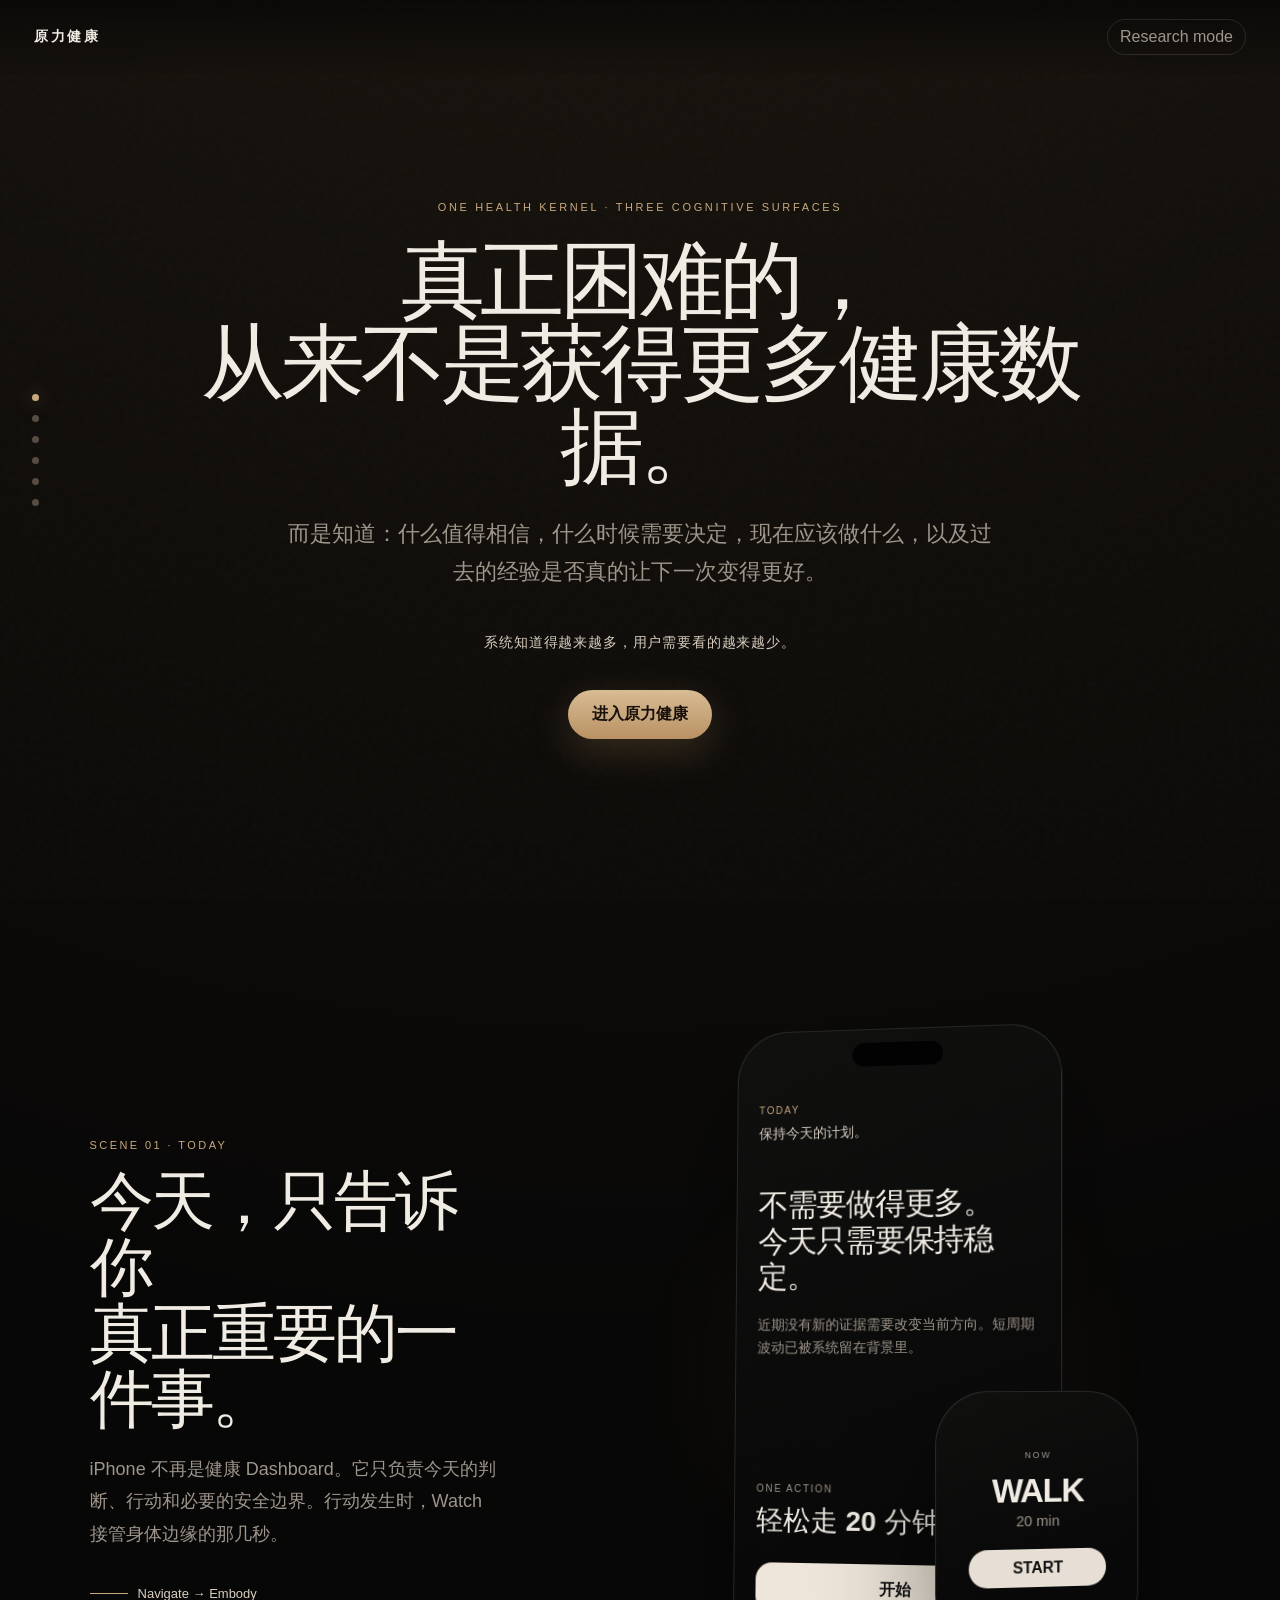
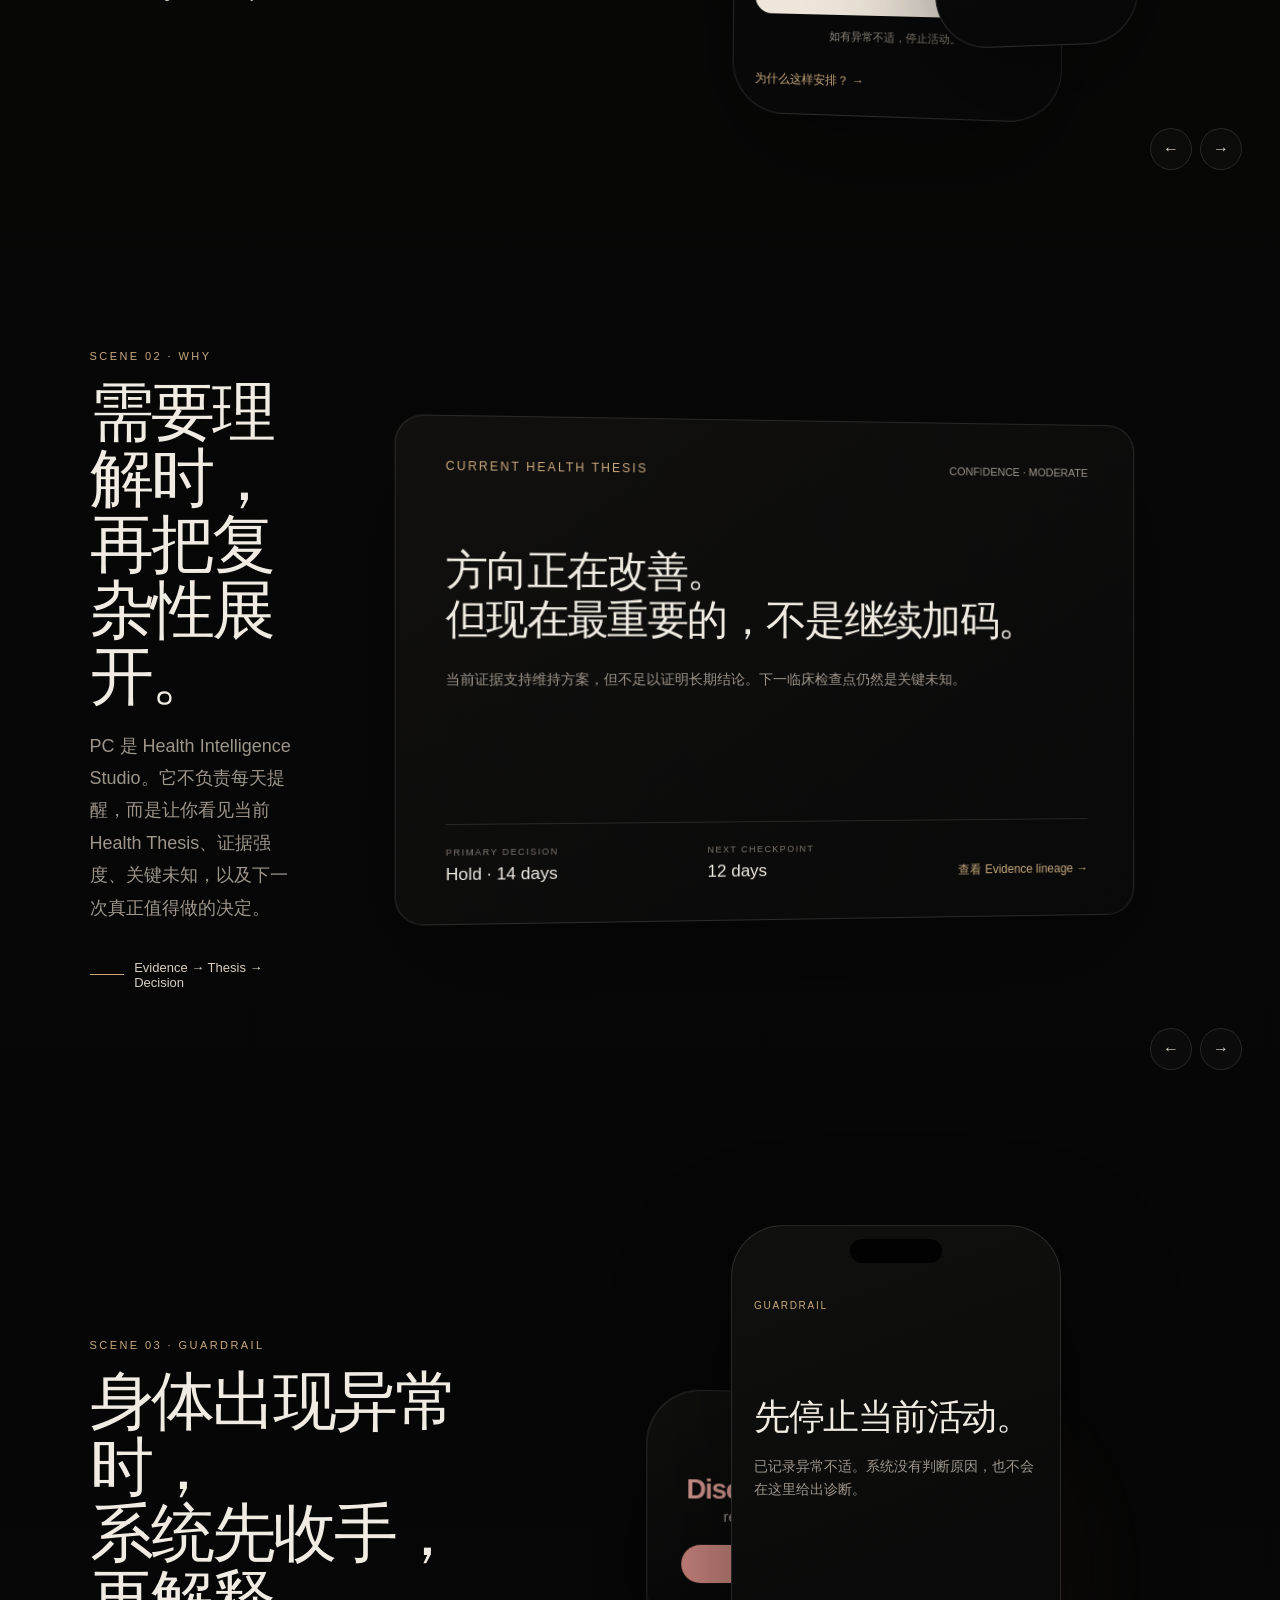
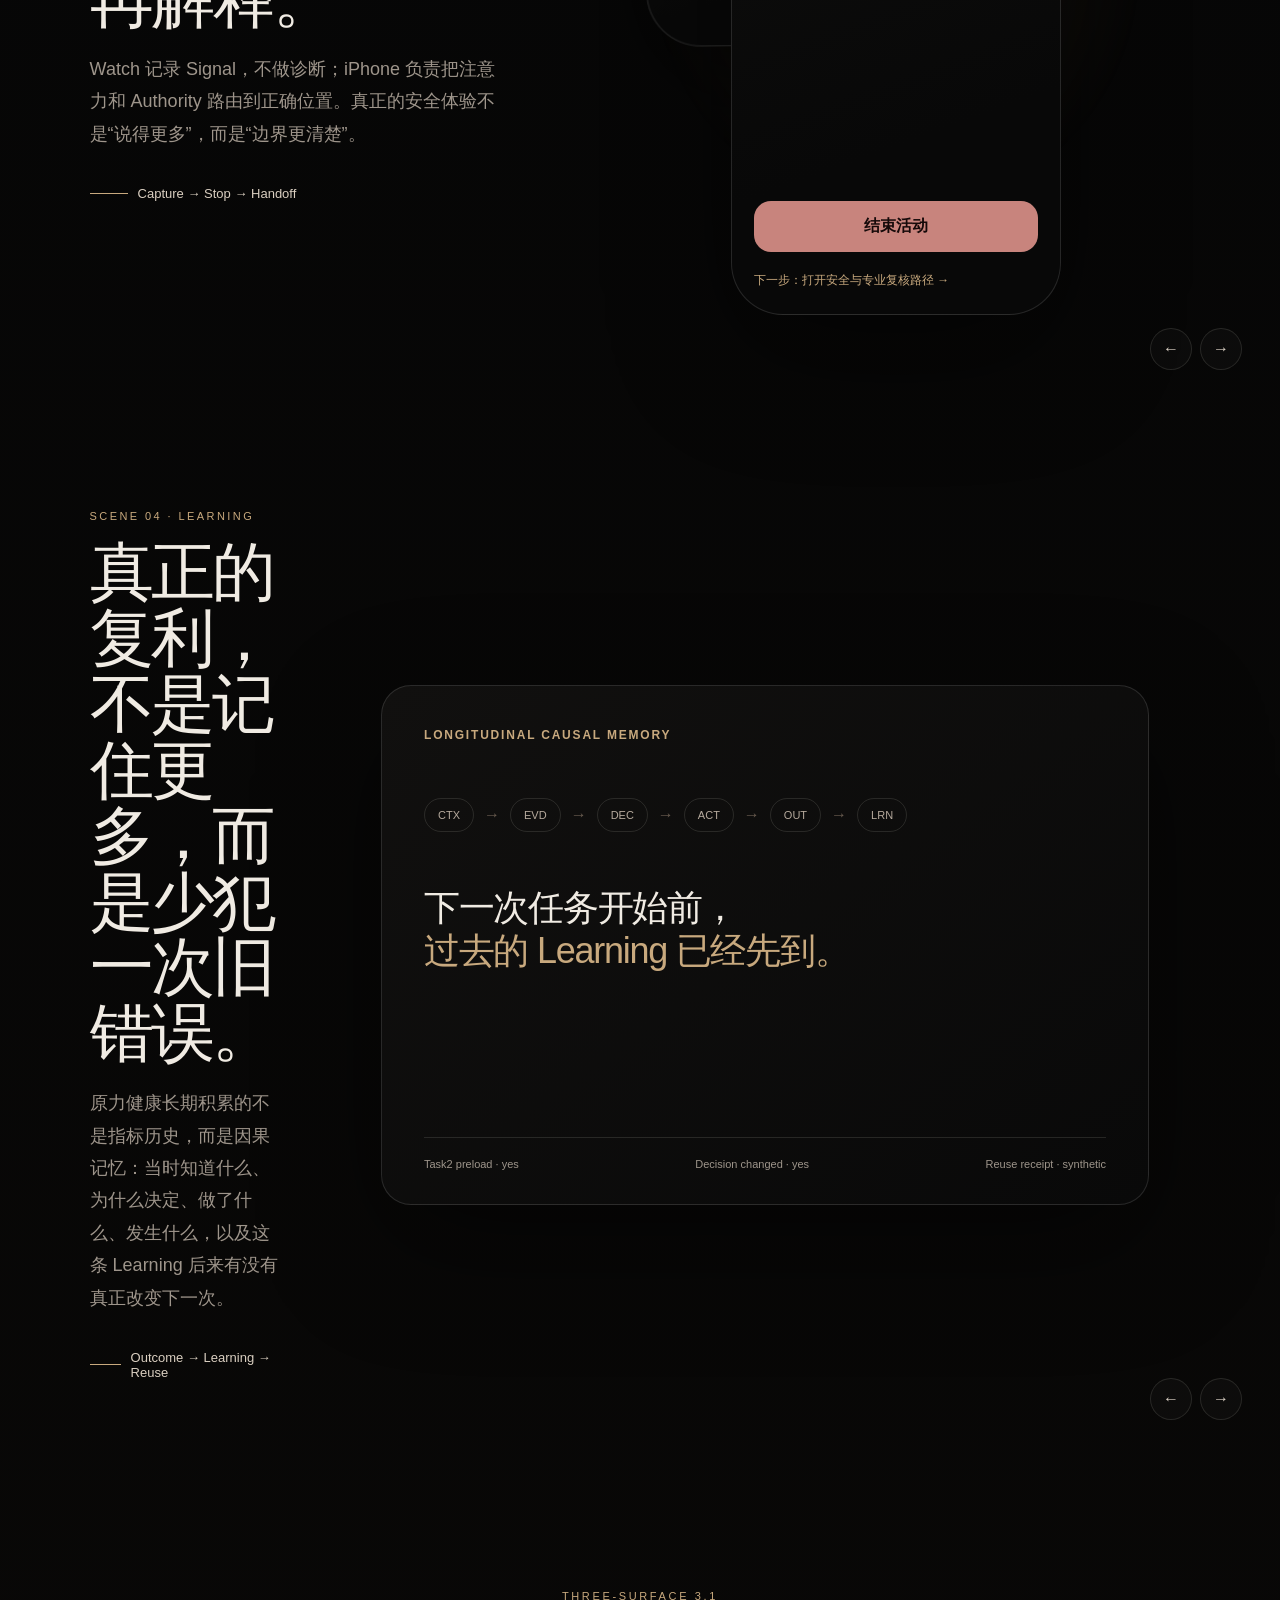
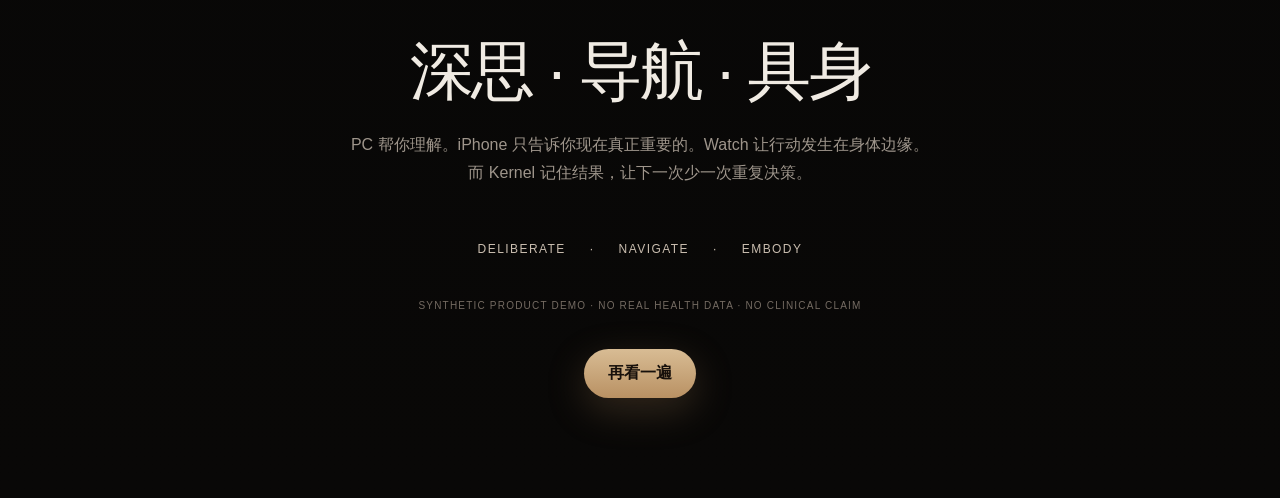
<file: public-demos/yuanli-health-pds3-1/index.html>
<!doctype html>
<html lang="zh-CN">
<head>
<meta charset="utf-8" />
<meta name="viewport" content="width=device-width,initial-scale=1" />
<title>原力健康｜Three-Surface 3.1</title>
<style>
:root{--bg:#080807;--bg2:#0d0b0a;--ivory:#f0ebe3;--muted:#9e958b;--line:rgba(238,232,221,.12);--gold:#c8a97e;--gold2:#8e6e4c;--glass:rgba(255,255,255,.035);--green:#81b49a;--red:#b96e68;--shadow:0 40px 120px rgba(0,0,0,.45)}*{box-sizing:border-box}html{scroll-behavior:smooth}body{margin:0;background:radial-gradient(circle at 50% -15%,rgba(153,119,75,.16),transparent 35%),linear-gradient(180deg,#090807 0%,#060606 55%,#090807 100%);color:var(--ivory);font-family:-apple-system,BlinkMacSystemFont,"SF Pro Display","PingFang SC","Helvetica Neue",Arial,sans-serif;overflow-x:hidden}button{font:inherit}.grain{position:fixed;inset:0;opacity:.045;pointer-events:none;background-image:url("data:image/svg+xml,%3Csvg viewBox='0 0 180 180' xmlns='http://www.w3.org/2000/svg'%3E%3Cfilter id='n'%3E%3CfeTurbulence type='fractalNoise' baseFrequency='.92' numOctaves='3' stitchTiles='stitch'/%3E%3C/filter%3E%3Crect width='100%25' height='100%25' filter='url(%23n)' opacity='.45'/%3E%3C/svg%3E")}.nav{position:fixed;z-index:20;left:0;right:0;top:0;height:74px;display:flex;align-items:center;justify-content:space-between;padding:0 34px;background:linear-gradient(180deg,rgba(8,8,7,.82),transparent);backdrop-filter:blur(10px)}.brand{font-size:14px;letter-spacing:.18em;font-weight:600}.navRight{display:flex;gap:10px;align-items:center}.ghost{background:transparent;border:1px solid var(--line);color:var(--muted);padding:8px 12px;border-radius:999px;cursor:pointer}.progress{position:fixed;z-index:18;left:32px;top:50%;transform:translateY(-50%);display:grid;gap:14px}.dot{width:7px;height:7px;border-radius:50%;background:#564c43;transition:.35s}.dot.on{background:var(--gold);box-shadow:0 0 18px rgba(200,169,126,.5)}section{min-height:100vh;position:relative;padding:110px 7vw 70px;display:flex;align-items:center}.intro{justify-content:center;text-align:center}.introWrap{max-width:980px}.eyebrow{font-size:11px;letter-spacing:.24em;color:var(--gold);text-transform:uppercase;margin-bottom:26px}.intro h1{font-size:clamp(42px,6.6vw,92px);line-height:.98;margin:0;font-weight:520;letter-spacing:-.05em}.intro p{max-width:720px;margin:28px auto 0;font-size:clamp(16px,2vw,22px);line-height:1.7;color:var(--muted)}.intro .law{font-size:14px;margin-top:44px;color:#d7cdc0;letter-spacing:.06em}.cta{margin-top:38px;background:linear-gradient(180deg,#d8bc94,#b99163);border:0;color:#17100b;padding:14px 24px;border-radius:999px;font-weight:700;cursor:pointer;box-shadow:0 12px 38px rgba(177,137,91,.25);transition:.25s}.cta:hover{transform:translateY(-2px)}.scene{display:grid;grid-template-columns:.82fr 1.18fr;gap:8vw;align-items:center;max-width:1500px;margin:auto;width:100%}.copy h2{font-size:clamp(40px,5vw,72px);font-weight:520;letter-spacing:-.045em;margin:0 0 20px;line-height:1.03}.copy p{font-size:18px;color:var(--muted);line-height:1.8;max-width:560px}.sceneNo{font-size:11px;letter-spacing:.22em;color:var(--gold);margin-bottom:18px}.keyline{display:inline-flex;gap:10px;align-items:center;color:#dacfc1;margin-top:18px;font-size:13px}.keyline:before{content:"";width:38px;height:1px;background:var(--gold)}.stage{min-height:660px;position:relative;display:flex;align-items:center;justify-content:center;perspective:1400px}.halo{position:absolute;width:520px;height:520px;border-radius:50%;background:radial-gradient(circle,rgba(157,119,73,.22),rgba(157,119,73,.06) 38%,transparent 67%);filter:blur(3px)}.device{position:relative;box-shadow:var(--shadow);border:1px solid rgba(255,255,255,.12);background:linear-gradient(160deg,#10100f,#080808 72%);overflow:hidden}.phone{width:330px;height:690px;border-radius:52px;padding:22px 22px 25px;transform:rotateY(-8deg) rotateX(2deg)}.phone:before{content:"";position:absolute;left:50%;top:13px;transform:translateX(-50%);width:92px;height:24px;border-radius:999px;background:#020202}.phoneContent{height:100%;padding-top:52px;display:flex;flex-direction:column}.tiny{font-size:10px;letter-spacing:.17em;color:var(--gold);text-transform:uppercase}.todayTitle{font-size:14px;color:#d7cec3;margin-top:10px}.decision{font-size:31px;line-height:1.18;letter-spacing:-.035em;margin-top:46px;font-weight:560}.reason{font-size:14px;line-height:1.65;color:var(--muted);margin-top:18px}.oneAction{margin-top:auto}.oneActionLabel{font-size:10px;letter-spacing:.17em;color:var(--muted)}.oneAction h3{font-size:28px;margin:8px 0 5px;font-weight:560}.primary{margin-top:18px;width:100%;border:0;background:#eee6da;color:#111;padding:15px;border-radius:17px;font-weight:700;cursor:pointer;transition:.25s}.primary:hover{background:#fff;transform:translateY(-1px)}.guard{font-size:11px;color:#8f877d;margin-top:14px;text-align:center}.evidenceLink{font-size:12px;color:var(--gold);margin-top:28px;cursor:pointer}.watch{width:210px;height:255px;border-radius:54px;padding:24px;text-align:center;display:flex;flex-direction:column;align-items:center;justify-content:center;position:absolute;right:8%;bottom:10%;transform:rotateY(10deg)}.watch .now{font-size:9px;letter-spacing:.2em;color:var(--muted)}.watch .big{font-size:34px;font-weight:650;margin:11px 0 2px;letter-spacing:-.04em}.watch .mins{font-size:15px;color:var(--muted)}.watch .watchBtn{margin-top:20px;width:142px;padding:10px;border-radius:999px;border:0;background:#e7dfd5;color:#111;font-weight:700;cursor:pointer}.pc{width:min(770px,58vw);height:500px;border-radius:28px;padding:42px 48px;background:linear-gradient(145deg,#11100f,#090909);transform:rotateY(5deg)}.pcTop{display:flex;justify-content:space-between;align-items:flex-start}.pcTitle{font-size:12px;letter-spacing:.17em;color:var(--gold)}.confidence{font-size:11px;color:var(--muted)}.thesis{font-size:41px;line-height:1.16;letter-spacing:-.04em;margin-top:72px;max-width:600px}.pcReason{margin-top:24px;color:var(--muted);font-size:14px;line-height:1.7;max-width:620px}.pcBottom{position:absolute;left:48px;right:48px;bottom:38px;display:flex;justify-content:space-between;align-items:end;border-top:1px solid var(--line);padding-top:22px}.metric small{display:block;color:#7e756d;font-size:9px;letter-spacing:.16em}.metric strong{display:block;margin-top:7px;font-size:17px;font-weight:520}.clinical{color:var(--gold);font-size:12px}.dangerStage .phone{transform:rotateY(0deg)}.dangerMessage{font-size:36px;line-height:1.12;margin-top:86px;letter-spacing:-.04em}.stop{margin-top:auto;background:#c8847d;color:#150909}.route{font-size:12px;color:var(--gold);margin-top:20px}.memory{width:min(800px,60vw);height:520px;border-radius:30px;padding:42px;background:linear-gradient(145deg,#11100f,#090909)}.memory h3{font-size:12px;color:var(--gold);letter-spacing:.15em;margin:0}.chain{display:flex;align-items:center;gap:10px;flex-wrap:wrap;margin-top:56px}.node{padding:10px 13px;border:1px solid var(--line);border-radius:999px;color:#b6aa9d;font-size:11px}.arrow{color:#685b4f}.reuse{margin-top:54px;font-size:36px;line-height:1.2;letter-spacing:-.035em}.reuse em{font-style:normal;color:var(--gold)}.receipt{position:absolute;bottom:34px;left:42px;right:42px;padding-top:20px;border-top:1px solid var(--line);display:flex;justify-content:space-between;color:var(--muted);font-size:11px}.sceneNav{position:absolute;bottom:30px;right:38px;display:flex;gap:8px}.sceneNav button{width:42px;height:42px;border-radius:50%;border:1px solid var(--line);background:rgba(255,255,255,.025);color:#d9cfc3;cursor:pointer}.fadeUp{opacity:0;transform:translateY(28px);transition:opacity .9s ease,transform .9s ease}.visible .fadeUp{opacity:1;transform:none}.visible .fadeUp:nth-child(2){transition-delay:.1s}.visible .fadeUp:nth-child(3){transition-delay:.18s}.visible .device{animation:floatIn 1s cubic-bezier(.2,.8,.2,1) both}@keyframes floatIn{from{opacity:0;transform:translateY(32px) scale(.98)}to{opacity:1}}.research{position:fixed;z-index:40;right:20px;top:86px;width:330px;background:rgba(17,16,15,.94);border:1px solid var(--line);border-radius:18px;padding:18px;backdrop-filter:blur(20px);display:none}.research.on{display:block}.research h4{margin:0 0 8px;font-size:12px}.research p,.research li{font-size:11px;color:var(--muted);line-height:1.6}.research .tag{display:inline-block;padding:5px 8px;border-radius:999px;border:1px solid var(--line);margin:4px 4px 0 0;color:#bdb1a4;font-size:10px}.footer{min-height:72vh;display:flex;flex-direction:column;align-items:center;justify-content:center;text-align:center}.footer h2{font-size:clamp(38px,5vw,72px);font-weight:500;letter-spacing:-.04em;margin:0}.footer p{color:var(--muted);font-size:16px;line-height:1.8}.surfaceRow{display:flex;gap:24px;margin-top:38px;color:#c9bdaf;font-size:12px;letter-spacing:.12em}.synthetic{margin-top:44px;color:#746b62;font-size:10px;letter-spacing:.12em}@media(max-width:980px){.progress{display:none}.nav{padding:0 18px}.scene{grid-template-columns:1fr;gap:40px}.stage{min-height:600px}.copy{max-width:700px}.pc,.memory{width:94vw;transform:none}.phone{transform:none}.watch{right:1%;bottom:2%}.sceneNav{display:none}section{padding-left:22px;padding-right:22px}.pc{padding:28px}.thesis{font-size:32px}.pcBottom{left:28px;right:28px}.research{width:calc(100vw - 36px);right:18px}}
</style>
</head>
<body>
<div class="grain"></div>
<nav class="nav"><div class="brand">原力健康</div><div class="navRight"><button class="ghost" onclick="toggleResearch()">Research mode</button></div></nav>
<div class="progress" id="progress"></div>
<aside class="research" id="research"><h4>Reality Pilot Overlay</h4><p>产品体验与研究仪器已分离。本面板只用于 Reality Pilot，不是产品 UI。</p><div><span class="tag">synthetic only</span><span class="tag">no HealthKit</span><span class="tag">no diagnosis</span><span class="tag">local-only</span></div><p id="researchScene" style="margin-top:14px"></p></aside>
<section class="intro" data-index="0"><div class="introWrap"><div class="eyebrow fadeUp">One Health Kernel · Three Cognitive Surfaces</div><h1 class="fadeUp">真正困难的，<br>从来不是获得更多健康数据。</h1><p class="fadeUp">而是知道：什么值得相信，什么时候需要决定，现在应该做什么，以及过去的经验是否真的让下一次变得更好。</p><div class="law fadeUp">系统知道得越来越多，用户需要看的越来越少。</div><button class="cta fadeUp" onclick="go(1)">进入原力健康</button></div></section>
<section data-index="1"><div class="scene"><div class="copy"><div class="sceneNo fadeUp">SCENE 01 · TODAY</div><h2 class="fadeUp">今天，只告诉你<br>真正重要的一件事。</h2><p class="fadeUp">iPhone 不再是健康 Dashboard。它只负责今天的判断、行动和必要的安全边界。行动发生时，Watch 接管身体边缘的那几秒。</p><div class="keyline fadeUp">Navigate → Embody</div></div><div class="stage"><div class="halo"></div><div class="device phone"><div class="phoneContent"><div class="tiny">Today</div><div class="todayTitle">保持今天的计划。</div><div class="decision">不需要做得更多。<br>今天只需要保持稳定。</div><div class="reason">近期没有新的证据需要改变当前方向。短周期波动已被系统留在背景里。</div><div class="oneAction"><div class="oneActionLabel">ONE ACTION</div><h3>轻松走 20 分钟</h3><button class="primary" onclick="startWatch()">开始</button><div class="guard">如有异常不适，停止活动。</div><div class="evidenceLink" onclick="go(2)">为什么这样安排？ →</div></div></div></div><div class="device watch" id="watch1"><div class="now">NOW</div><div class="big" id="watchBig">WALK</div><div class="mins" id="watchMins">20 min</div><button class="watchBtn" id="watchBtn" onclick="watchAction()">START</button></div></div></div><div class="sceneNav"><button onclick="go(0)">←</button><button onclick="go(2)">→</button></div></section>
<section data-index="2"><div class="scene"><div class="copy"><div class="sceneNo fadeUp">SCENE 02 · WHY</div><h2 class="fadeUp">需要理解时，<br>再把复杂性展开。</h2><p class="fadeUp">PC 是 Health Intelligence Studio。它不负责每天提醒，而是让你看见当前 Health Thesis、证据强度、关键未知，以及下一次真正值得做的决定。</p><div class="keyline fadeUp">Evidence → Thesis → Decision</div></div><div class="stage"><div class="halo"></div><div class="device pc"><div class="pcTop"><div class="pcTitle">CURRENT HEALTH THESIS</div><div class="confidence">CONFIDENCE · MODERATE</div></div><div class="thesis">方向正在改善。<br>但现在最重要的，不是继续加码。</div><div class="pcReason">当前证据支持维持方案，但不足以证明长期结论。下一临床检查点仍然是关键未知。</div><div class="pcBottom"><div class="metric"><small>PRIMARY DECISION</small><strong>Hold · 14 days</strong></div><div class="metric"><small>NEXT CHECKPOINT</small><strong>12 days</strong></div><div class="clinical">查看 Evidence lineage →</div></div></div></div></div><div class="sceneNav"><button onclick="go(1)">←</button><button onclick="go(3)">→</button></div></section>
<section data-index="3"><div class="scene"><div class="copy"><div class="sceneNo fadeUp">SCENE 03 · GUARDRAIL</div><h2 class="fadeUp">身体出现异常时，<br>系统先收手，再解释。</h2><p class="fadeUp">Watch 记录 Signal，不做诊断；iPhone 负责把注意力和 Authority 路由到正确位置。真正的安全体验不是“说得更多”，而是“边界更清楚”。</p><div class="keyline fadeUp">Capture → Stop → Handoff</div></div><div class="stage dangerStage"><div class="halo"></div><div class="device watch" style="position:absolute;left:8%;top:24%"><div class="now">PAUSE</div><div class="big" style="font-size:27px;color:#d99a93">Discomfort</div><div class="mins">recorded</div><button class="watchBtn" style="background:#c8847d" onclick="guardrailHandoff()">END</button></div><div class="device phone"><div class="phoneContent"><div class="tiny">Guardrail</div><div class="dangerMessage">先停止当前活动。</div><div class="reason">已记录异常不适。系统没有判断原因，也不会在这里给出诊断。</div><div class="oneAction"><button class="primary stop" onclick="guardrailHandoff()">结束活动</button><div class="route" id="routeText">下一步：打开安全与专业复核路径 →</div></div></div></div></div></div><div class="sceneNav"><button onclick="go(2)">←</button><button onclick="go(4)">→</button></div></section>
<section data-index="4"><div class="scene"><div class="copy"><div class="sceneNo fadeUp">SCENE 04 · LEARNING</div><h2 class="fadeUp">真正的复利，<br>不是记住更多，而是少犯一次旧错误。</h2><p class="fadeUp">原力健康长期积累的不是指标历史，而是因果记忆：当时知道什么、为什么决定、做了什么、发生什么，以及这条 Learning 后来有没有真正改变下一次。</p><div class="keyline fadeUp">Outcome → Learning → Reuse</div></div><div class="stage"><div class="halo"></div><div class="device memory"><h3>LONGITUDINAL CAUSAL MEMORY</h3><div class="chain"><span class="node">CTX</span><span class="arrow">→</span><span class="node">EVD</span><span class="arrow">→</span><span class="node">DEC</span><span class="arrow">→</span><span class="node">ACT</span><span class="arrow">→</span><span class="node">OUT</span><span class="arrow">→</span><span class="node">LRN</span></div><div class="reuse">下一次任务开始前，<br><em>过去的 Learning 已经先到。</em></div><div class="receipt"><span>Task2 preload · yes</span><span>Decision changed · yes</span><span>Reuse receipt · synthetic</span></div></div></div></div><div class="sceneNav"><button onclick="go(3)">←</button><button onclick="go(5)">→</button></div></section>
<section class="footer" data-index="5"><div class="eyebrow fadeUp">Three-Surface 3.1</div><h2 class="fadeUp">深思 · 导航 · 具身</h2><p class="fadeUp">PC 帮你理解。iPhone 只告诉你现在真正重要的。Watch 让行动发生在身体边缘。<br>而 Kernel 记住结果，让下一次少一次重复决策。</p><div class="surfaceRow fadeUp"><span>DELIBERATE</span><span>·</span><span>NAVIGATE</span><span>·</span><span>EMBODY</span></div><div class="synthetic fadeUp">SYNTHETIC PRODUCT DEMO · NO REAL HEALTH DATA · NO CLINICAL CLAIM</div><button class="cta fadeUp" onclick="go(1)">再看一遍</button></section>
<script>
const secs=[...document.querySelectorAll('section')];const dots=document.getElementById('progress');const research=document.getElementById('research');const rscene=document.getElementById('researchScene');let current=0;let watchState=0;secs.forEach((s,i)=>{const d=document.createElement('div');d.className='dot';d.onclick=()=>go(i);dots.appendChild(d)});const labels=['Intro','S01 Today / Attention','S02 Why / Thesis','S03 Guardrail / Authority','S04 Learning / Reuse','End'];function go(i){i=Math.max(0,Math.min(secs.length-1,i));current=i;secs[i].scrollIntoView({behavior:'smooth'});update(i)}function update(i){[...dots.children].forEach((d,j)=>d.classList.toggle('on',j===i));rscene.innerHTML='<b>'+labels[i]+'</b><br>Observation focus: '+(['narrative entry','decision burden / action clarity','thesis comprehension / evidence confidence','safety interpretation / diagnosis confusion','reuse comprehension / compounding distinction','overall mental model'][i]);}const io=new IntersectionObserver(es=>es.forEach(e=>{if(e.isIntersecting&&e.intersectionRatio>.45){e.target.classList.add('visible');update(+e.target.dataset.index);current=+e.target.dataset.index}}),{threshold:[.45]});secs.forEach(s=>io.observe(s));function toggleResearch(){research.classList.toggle('on')}function startWatch(){const b=document.getElementById('watchBtn'),big=document.getElementById('watchBig'),m=document.getElementById('watchMins');watchState=1;big.textContent='112';m.textContent='bpm · easy';b.textContent='END'}function watchAction(){const b=document.getElementById('watchBtn'),big=document.getElementById('watchBig'),m=document.getElementById('watchMins');if(!watchState){startWatch();return}if(watchState===1){watchState=2;big.textContent='✓';m.textContent='Done';b.textContent='SAVE'}else{big.textContent='WALK';m.textContent='20 min';b.textContent='START';watchState=0}}function guardrailHandoff(){document.getElementById('routeText').textContent='已停止。下一步交给 iPhone / Clinical authority route。'}document.addEventListener('keydown',e=>{if((e.metaKey||e.ctrlKey)&&e.key.toLowerCase()==='r'){e.preventDefault();toggleResearch()}if(e.key==='ArrowRight')go(current+1);if(e.key==='ArrowLeft')go(current-1)});update(0);
</script>
</body></html>
</file>
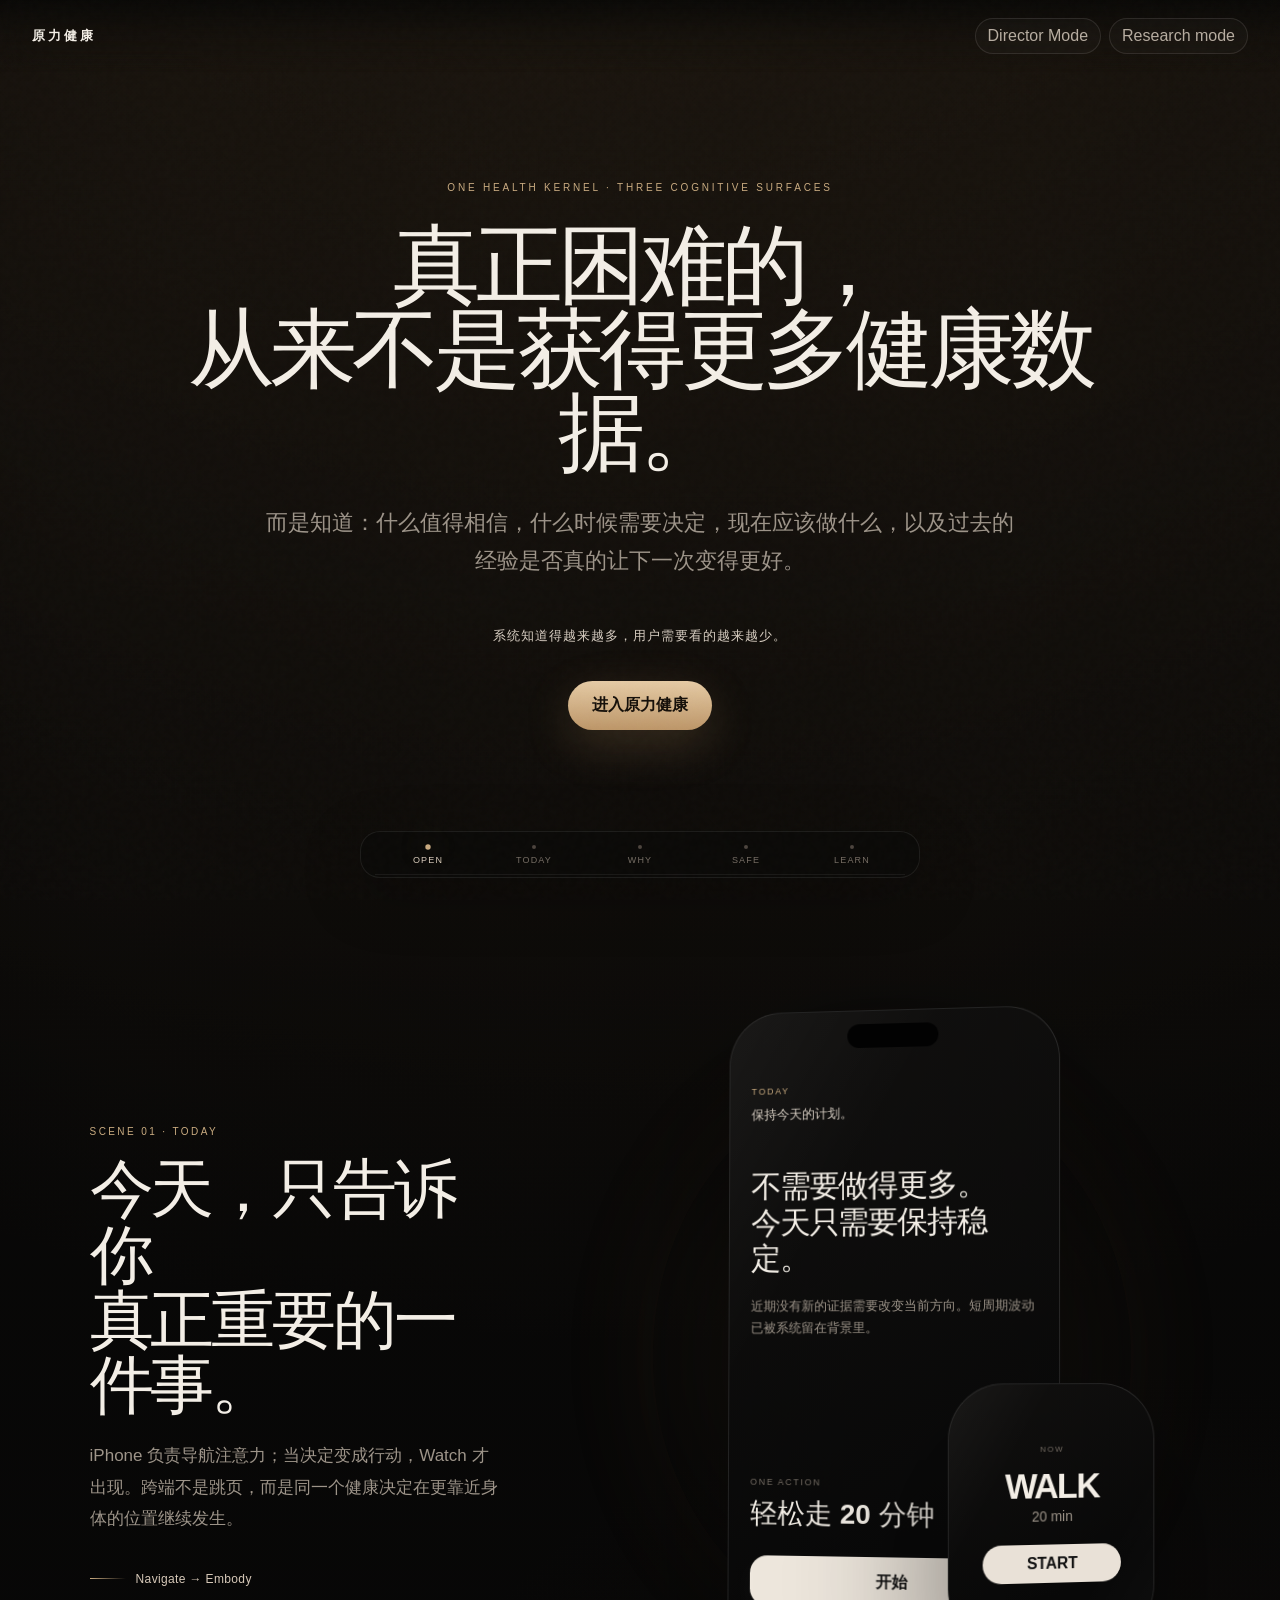
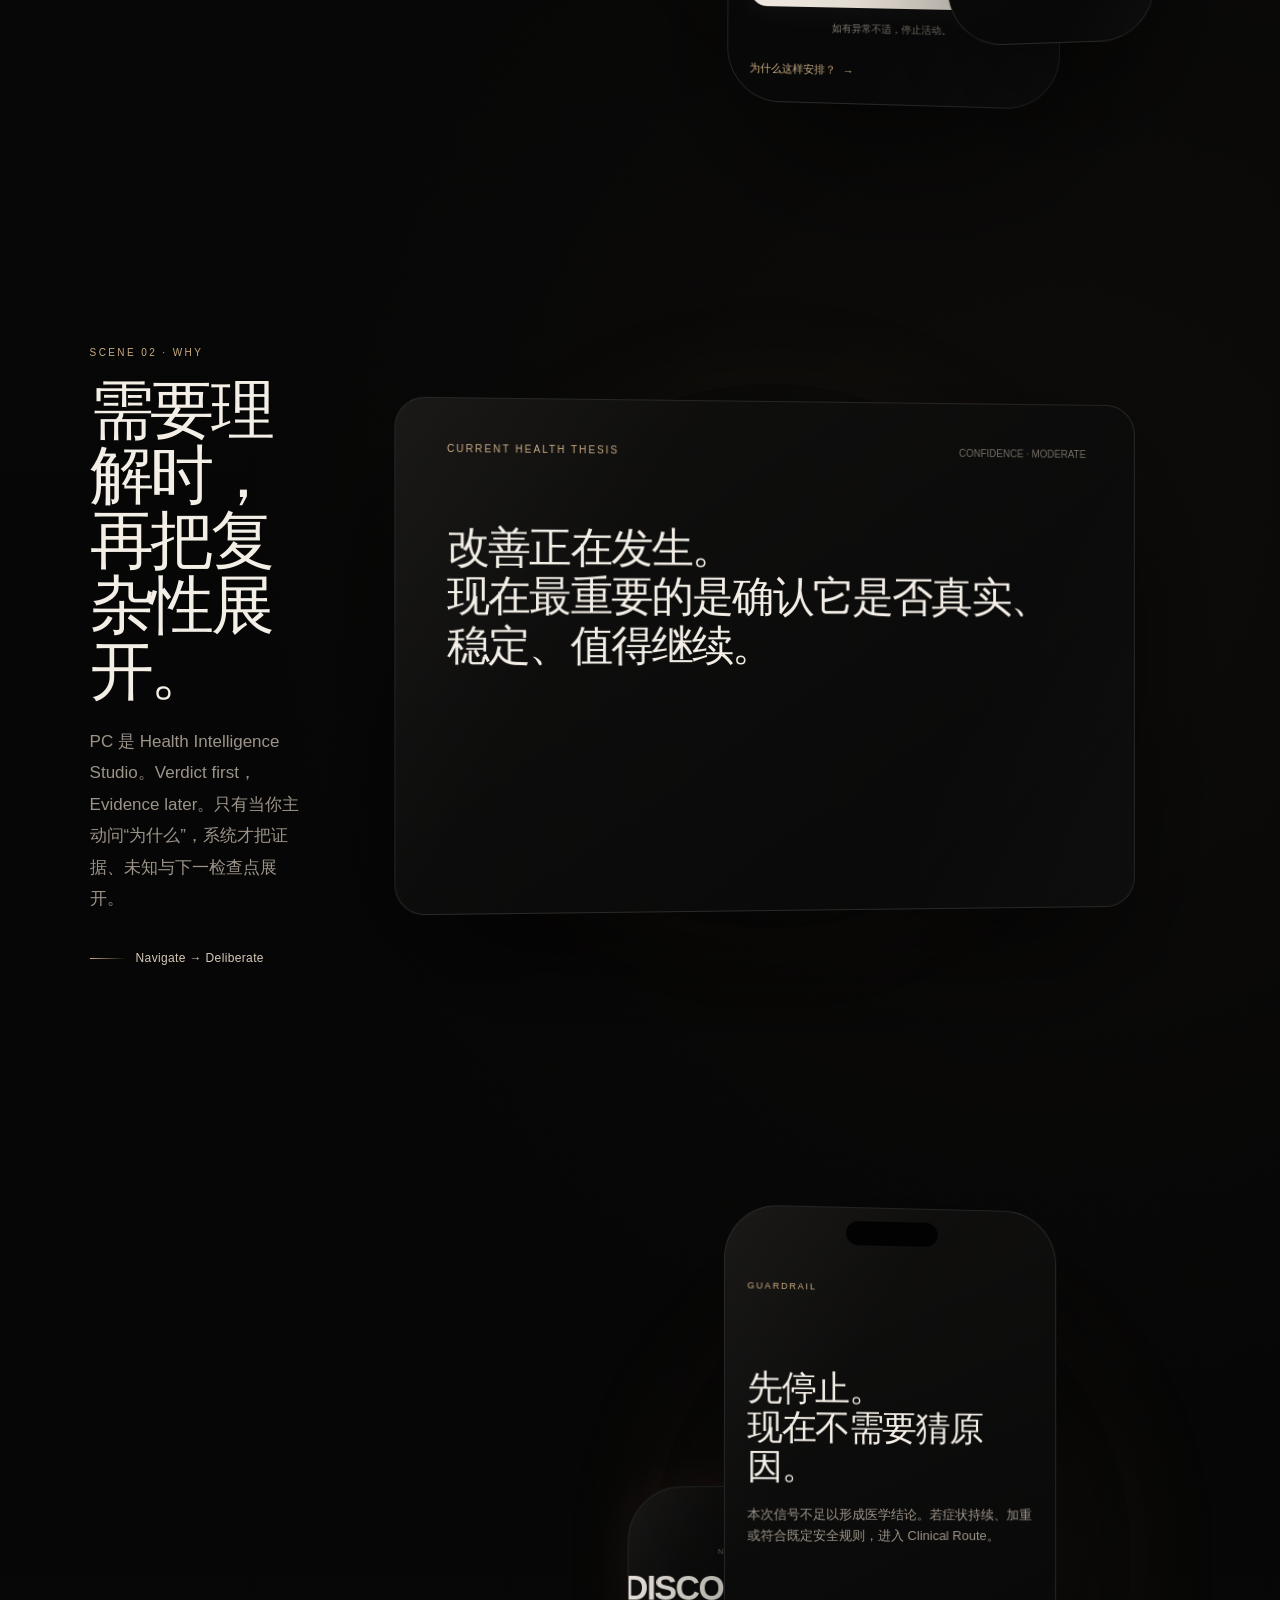
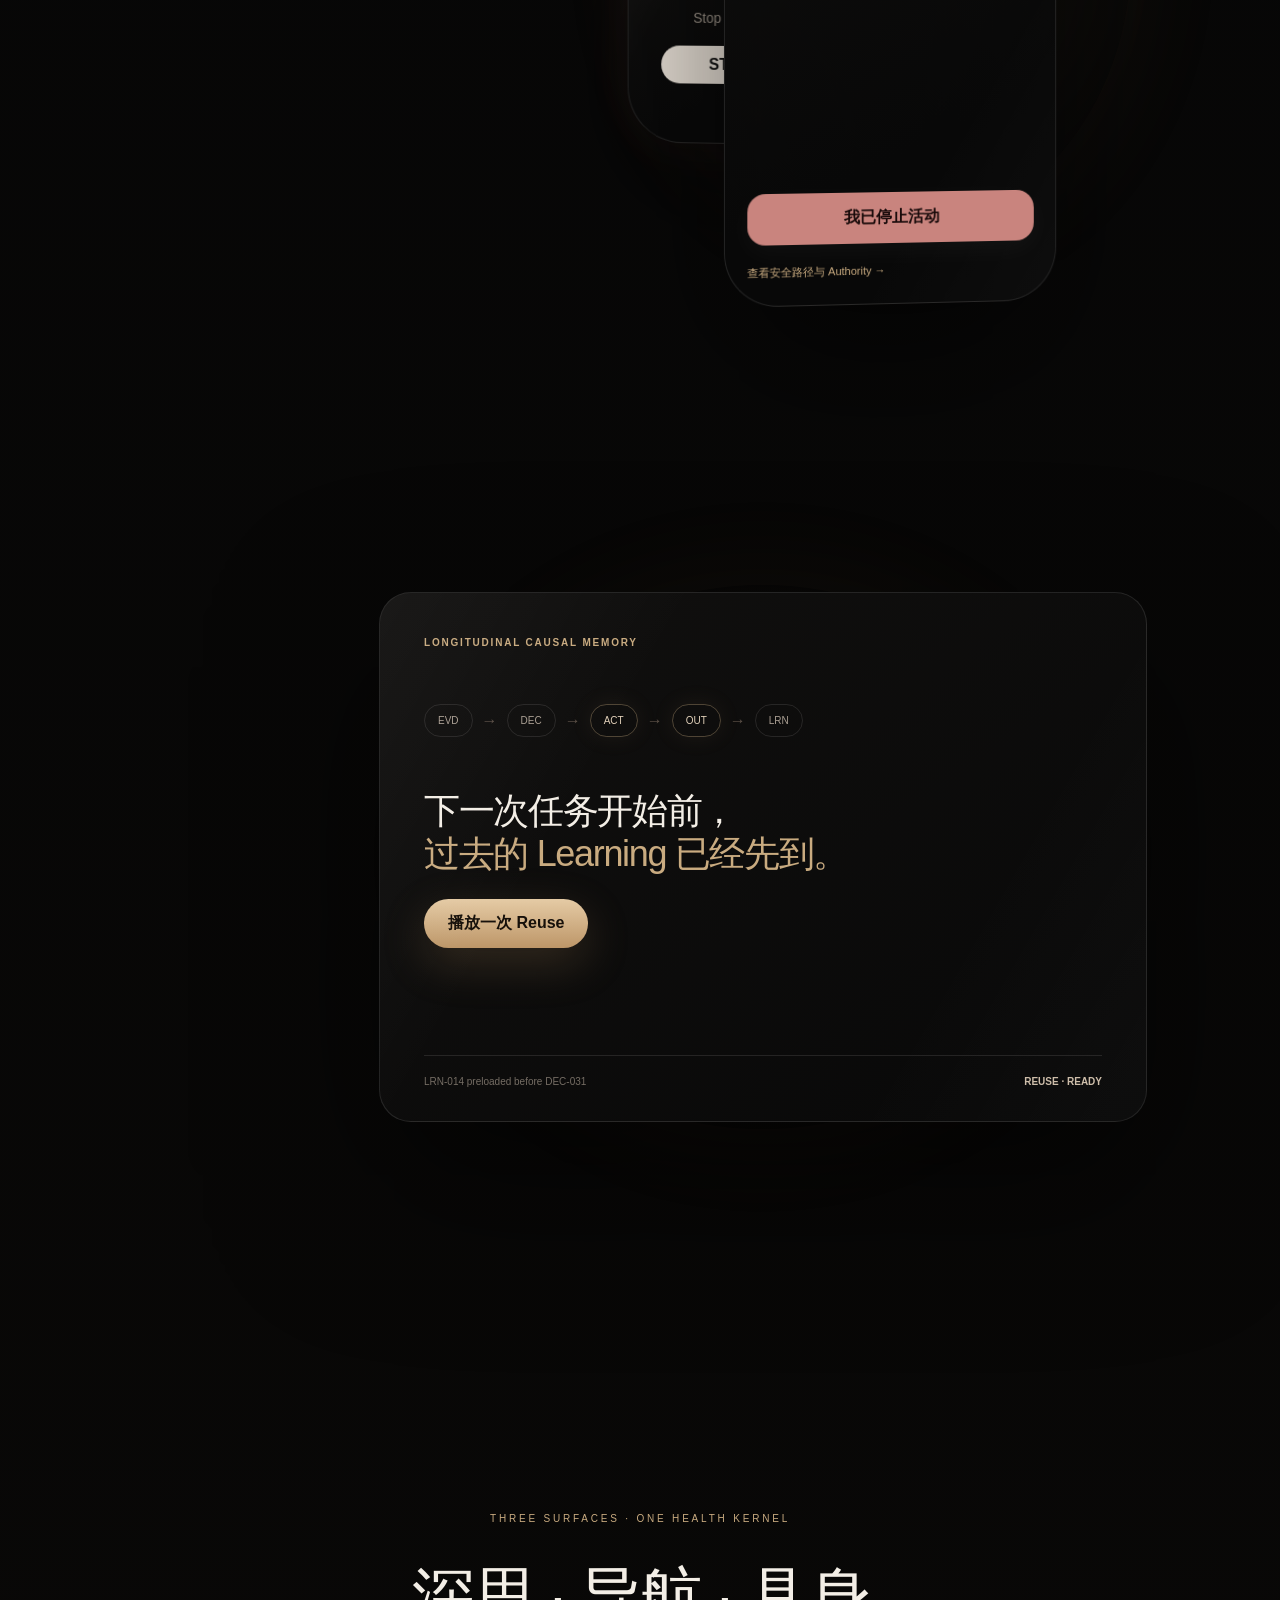
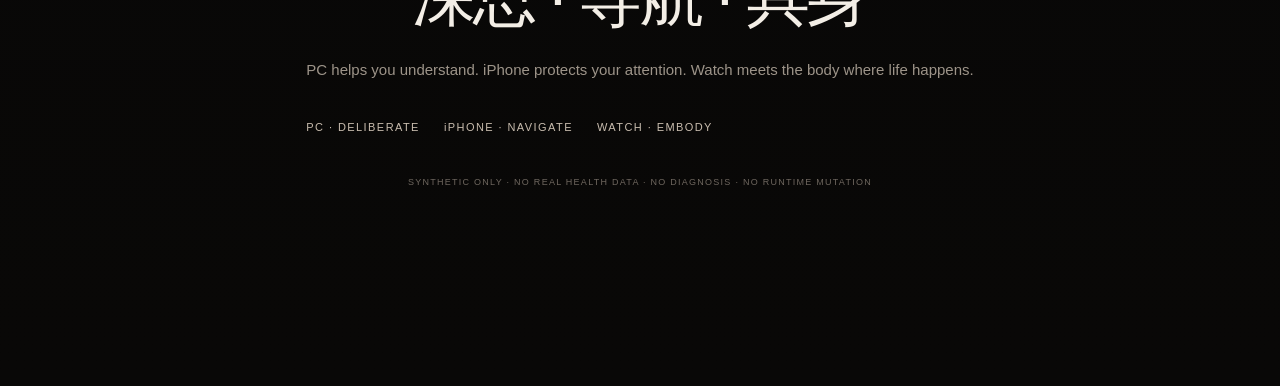
<file: public-demos/yuanli-health-pds3-2/index.html>
<!doctype html>
<html lang="zh-CN">
<head>
<meta charset="utf-8" />
<meta name="viewport" content="width=device-width,initial-scale=1,viewport-fit=cover" />
<meta name="color-scheme" content="dark" />
<title>原力健康｜Three-Surface 3.2</title>
<style>
:root{
  --bg:#070706;--bg2:#0b0a09;--ink:#f3eee6;--muted:#9d9489;--muted2:#756d64;
  --gold:#c9ab80;--gold-hi:#ead6b6;--gold-dim:#715b42;--line:rgba(243,238,230,.11);
  --glass:rgba(255,255,255,.035);--glass2:rgba(255,255,255,.055);--green:#87b49b;--red:#be776f;
  --shadow:0 60px 160px rgba(0,0,0,.58);--ease:cubic-bezier(.2,.82,.2,1);--spring:cubic-bezier(.16,1,.3,1)
}
*{box-sizing:border-box}html{scroll-behavior:smooth;background:var(--bg)}body{margin:0;background:
radial-gradient(circle at 50% -12%,rgba(174,127,70,.15),transparent 34%),
radial-gradient(circle at 83% 42%,rgba(110,84,57,.07),transparent 26%),
linear-gradient(180deg,#0a0908 0%,#060606 48%,#090807 100%);
color:var(--ink);font-family:-apple-system,BlinkMacSystemFont,"SF Pro Display","PingFang SC","Helvetica Neue",Arial,sans-serif;overflow-x:hidden}
button{font:inherit}.grain{position:fixed;z-index:100;inset:0;opacity:.035;pointer-events:none;background-image:url("data:image/svg+xml,%3Csvg viewBox='0 0 180 180' xmlns='http://www.w3.org/2000/svg'%3E%3Cfilter id='n'%3E%3CfeTurbulence type='fractalNoise' baseFrequency='.78' numOctaves='3' stitchTiles='stitch'/%3E%3C/filter%3E%3Crect width='100%25' height='100%25' filter='url(%23n)' opacity='.5'/%3E%3C/svg%3E")}
.nav{position:fixed;z-index:60;left:0;right:0;top:0;height:72px;display:flex;align-items:center;justify-content:space-between;padding:0 32px;background:linear-gradient(180deg,rgba(7,7,6,.8),rgba(7,7,6,.22),transparent);backdrop-filter:blur(18px);-webkit-backdrop-filter:blur(18px)}
.brand{font-size:13px;letter-spacing:.22em;font-weight:650}.navRight{display:flex;gap:8px;align-items:center}.navBtn{border:1px solid var(--line);background:rgba(255,255,255,.022);color:#b7ada1;padding:8px 12px;border-radius:999px;cursor:pointer;transition:.3s var(--ease)}.navBtn:hover{color:var(--ink);border-color:rgba(243,238,230,.23)}.navBtn.active{color:#16100a;background:linear-gradient(180deg,var(--gold-hi),var(--gold));border-color:transparent}
.sceneTimeline{position:fixed;z-index:58;left:50%;bottom:22px;transform:translateX(-50%);width:min(560px,calc(100vw - 40px));display:grid;grid-template-columns:repeat(5,1fr);gap:0;padding:10px 14px 9px;border:1px solid rgba(255,255,255,.075);border-radius:20px;background:rgba(11,10,9,.62);backdrop-filter:blur(24px);box-shadow:0 16px 60px rgba(0,0,0,.25)}
.timelineItem{appearance:none;border:0;background:none;color:#766d64;cursor:pointer;padding:3px 5px;text-align:center;font-size:9px;letter-spacing:.13em;transition:.3s}.timelineItem:before{content:"";display:block;width:4px;height:4px;border-radius:50%;background:#4d453e;margin:0 auto 6px;transition:.35s}.timelineItem.on{color:#d8cabb}.timelineItem.on:before{background:var(--gold);box-shadow:0 0 18px rgba(201,171,128,.5);transform:scale(1.35)}
.directorRail{position:absolute;left:14px;right:14px;bottom:2px;height:1px;background:rgba(255,255,255,.06);overflow:hidden}.directorRail span{display:block;width:0;height:100%;background:linear-gradient(90deg,var(--gold-dim),var(--gold-hi));transition:width .1s linear}
section{min-height:100vh;position:relative;padding:108px 7vw 96px;display:flex;align-items:center}.intro{justify-content:center;text-align:center}.introWrap{max-width:1020px}.eyebrow{font-size:10px;letter-spacing:.28em;color:var(--gold);text-transform:uppercase;margin-bottom:30px}.intro h1{font-size:clamp(44px,6.8vw,96px);line-height:.96;margin:0;font-weight:510;letter-spacing:-.055em}.intro p{max-width:760px;margin:30px auto 0;font-size:clamp(16px,2vw,22px);line-height:1.75;color:var(--muted)}.law{font-size:13px;margin-top:46px;color:#d7cdc1;letter-spacing:.075em}.cta{margin-top:36px;background:linear-gradient(180deg,#e5cba5,#bd9668);border:0;color:#16100a;padding:14px 24px;border-radius:999px;font-weight:700;cursor:pointer;box-shadow:0 15px 46px rgba(177,137,91,.24);transition:.36s var(--spring)}.cta:hover{transform:translateY(-3px) scale(1.01);box-shadow:0 22px 58px rgba(177,137,91,.3)}
.scene{display:grid;grid-template-columns:.82fr 1.18fr;gap:7vw;align-items:center;max-width:1480px;margin:auto;width:100%}.copy{position:relative;z-index:5}.sceneNo{font-size:10px;letter-spacing:.24em;color:var(--gold);margin-bottom:20px}.copy h2{font-size:clamp(42px,5vw,74px);font-weight:510;letter-spacing:-.05em;margin:0 0 22px;line-height:1.02}.copy p{font-size:17px;color:var(--muted);line-height:1.85;max-width:570px}.keyline{display:inline-flex;gap:10px;align-items:center;color:#d7c9b9;margin-top:20px;font-size:12px;letter-spacing:.03em}.keyline:before{content:"";width:36px;height:1px;background:linear-gradient(90deg,var(--gold),transparent)}
.stage{min-height:680px;position:relative;display:flex;align-items:center;justify-content:center;perspective:1500px;isolation:isolate}.halo{position:absolute;width:580px;height:580px;border-radius:50%;background:radial-gradient(circle,rgba(167,126,78,.18),rgba(167,126,78,.045) 42%,transparent 68%);filter:blur(6px);transition:1.2s var(--ease)}.stage.activeHandoff .halo{transform:scale(1.06);opacity:.9}.stageGlow{position:absolute;inset:10%;border-radius:50%;box-shadow:0 0 120px rgba(185,142,87,.06);pointer-events:none}
.device{position:relative;border:1px solid rgba(255,255,255,.11);background:linear-gradient(155deg,#11100f,#080808 74%);overflow:hidden;box-shadow:var(--shadow);transition:transform .8s var(--spring),filter .8s var(--ease),opacity .8s var(--ease),box-shadow .8s var(--ease)}.device::after{content:"";position:absolute;inset:0;background:linear-gradient(120deg,rgba(255,255,255,.04),transparent 30%,transparent 72%,rgba(255,255,255,.025));pointer-events:none}
.phone{width:334px;height:696px;border-radius:54px;padding:22px 22px 25px;transform:rotateY(-7deg) rotateX(1deg) translateZ(0)}.phone:before{content:"";position:absolute;z-index:4;left:50%;top:13px;transform:translateX(-50%);width:92px;height:24px;border-radius:999px;background:#020202}.phoneContent{height:100%;padding-top:52px;display:flex;flex-direction:column;position:relative;z-index:2}.tiny{font-size:9px;letter-spacing:.2em;color:var(--gold);text-transform:uppercase}.todayTitle{font-size:13px;color:#d7cec3;margin-top:10px}.decision{font-size:31px;line-height:1.18;letter-spacing:-.038em;margin-top:46px;font-weight:550}.reason{font-size:13px;line-height:1.72;color:var(--muted);margin-top:18px}.oneAction{margin-top:auto}.oneActionLabel{font-size:9px;letter-spacing:.19em;color:var(--muted2)}.oneAction h3{font-size:28px;margin:8px 0 5px;font-weight:555}.primary{margin-top:18px;width:100%;border:0;background:#eee7dd;color:#111;padding:15px;border-radius:18px;font-weight:720;cursor:pointer;transition:.3s var(--spring);box-shadow:0 8px 28px rgba(255,255,255,.04)}.primary:hover{background:#fff;transform:translateY(-2px)}.guard{font-size:10px;color:#867d74;margin-top:14px;text-align:center}.evidenceLink{font-size:11px;color:var(--gold);margin-top:27px;cursor:pointer;display:inline-flex;gap:7px;align-items:center}.evidenceLink span{transition:.3s}.evidenceLink:hover span{transform:translateX(4px)}
.watch{width:212px;height:258px;border-radius:56px;padding:24px;text-align:center;display:flex;flex-direction:column;align-items:center;justify-content:center;position:absolute;right:6%;bottom:9%;transform:rotateY(10deg) translateZ(12px)}.watch .now{font-size:8px;letter-spacing:.22em;color:var(--muted2)}.watch .big{font-size:35px;font-weight:660;margin:12px 0 2px;letter-spacing:-.045em}.watch .mins{font-size:14px;color:var(--muted)}.watch .watchBtn{margin-top:20px;width:142px;padding:10px;border-radius:999px;border:0;background:#e9e1d7;color:#111;font-weight:720;cursor:pointer;transition:.3s var(--spring)}.watch.live{transform:rotateY(0deg) scale(1.05) translateZ(50px);box-shadow:0 60px 170px rgba(0,0,0,.62),0 0 64px rgba(201,171,128,.13)}.phone.handoffSource{transform:rotateY(-4deg) scale(.965);filter:brightness(.62);opacity:.72}
.pc{width:min(790px,58vw);height:510px;border-radius:30px;padding:44px 50px;background:linear-gradient(145deg,#11100f,#080808);transform:rotateY(4deg)}.pcTop{display:flex;justify-content:space-between;align-items:flex-start}.pcTitle{font-size:10px;letter-spacing:.19em;color:var(--gold)}.confidence{font-size:10px;color:var(--muted2)}.thesis{font-size:42px;line-height:1.15;letter-spacing:-.043em;margin-top:68px;max-width:610px}.pcReason{margin-top:24px;color:var(--muted);font-size:13px;line-height:1.76;max-width:630px}.pcBottom{position:absolute;left:50px;right:50px;bottom:38px;display:flex;justify-content:space-between;align-items:end;border-top:1px solid var(--line);padding-top:22px}.metric small{display:block;color:#746c63;font-size:8px;letter-spacing:.18em}.metric strong{display:block;margin-top:7px;font-size:16px;font-weight:530}.clinical{color:var(--gold);font-size:11px}.pc.revealed{transform:rotateY(0deg) scale(1.015);box-shadow:0 60px 170px rgba(0,0,0,.6),0 0 80px rgba(201,171,128,.08)}.pc.revealed .evidenceReveal{opacity:1;transform:none}.evidenceReveal{opacity:0;transform:translateY(12px);transition:.7s .25s var(--ease)}
.miniPhone{position:absolute;left:0;bottom:12%;width:170px;height:350px;border-radius:34px;padding:18px;background:linear-gradient(150deg,#100f0e,#070707);transform:rotateY(-10deg) scale(.92);opacity:.7}.miniPhone .miniCopy{padding-top:32px;font-size:19px;line-height:1.25}.miniPhone .miniLink{position:absolute;left:18px;bottom:24px;color:var(--gold);font-size:10px}.miniPhone.handoffSource{opacity:.35;transform:rotateY(-6deg) scale(.86)}
.dangerStage .watch{left:5%;right:auto;bottom:23%;transform:rotateY(-8deg)}.dangerStage .phone{transform:rotateY(6deg)}.dangerMessage{font-size:35px;line-height:1.12;margin-top:76px;letter-spacing:-.04em}.dangerSub{margin-top:17px;color:var(--muted);font-size:13px;line-height:1.65}.stop{margin-top:auto;background:#c9847e;color:#170909}.route{font-size:11px;color:var(--gold);margin-top:20px}.watch.signal{box-shadow:0 58px 150px rgba(0,0,0,.55),0 0 54px rgba(190,119,111,.11)}.phone.guardrailLive{transform:rotateY(0deg) scale(1.02);box-shadow:0 60px 170px rgba(0,0,0,.62),0 0 72px rgba(190,119,111,.08)}
.memory{width:min(820px,60vw);height:530px;border-radius:32px;padding:44px;background:linear-gradient(145deg,#11100f,#080808)}.memory h3{font-size:10px;color:var(--gold);letter-spacing:.18em;margin:0}.chain{display:flex;align-items:center;gap:9px;flex-wrap:wrap;margin-top:56px}.node{padding:10px 13px;border:1px solid var(--line);border-radius:999px;color:#aa9f93;font-size:10px;transition:.5s var(--ease)}.node.hot{border-color:rgba(201,171,128,.35);color:#e1d0b9;box-shadow:0 0 24px rgba(201,171,128,.08)}.arrow{color:#5c5148}.reuse{margin-top:52px;font-size:36px;line-height:1.2;letter-spacing:-.037em}.reuse em{font-style:normal;color:var(--gold)}.receipt{position:absolute;bottom:34px;left:44px;right:44px;padding-top:20px;border-top:1px solid var(--line);display:flex;justify-content:space-between;color:var(--muted2);font-size:10px}.receipt strong{color:#cdbda9;font-weight:550}.memory.learningLive .node:nth-child(5),.memory.learningLive .node:nth-child(7){animation:learnPulse 1.2s var(--ease) both}.memory.learningLive{box-shadow:0 60px 170px rgba(0,0,0,.62),0 0 84px rgba(201,171,128,.08)}
.handoffBeam{position:absolute;z-index:9;height:1px;transform-origin:left center;background:linear-gradient(90deg,transparent,var(--gold-hi),transparent);opacity:0;pointer-events:none;filter:drop-shadow(0 0 9px rgba(234,214,182,.5));transition:opacity .2s}.handoffBeam.fire{animation:beam 1.15s var(--ease) both}.handoffPulse{position:absolute;z-index:10;width:9px;height:9px;border-radius:50%;background:var(--gold-hi);box-shadow:0 0 26px rgba(234,214,182,.8);opacity:0;pointer-events:none}.handoffPulse.fire{animation:pulseTravel 1.1s var(--ease) both}
.sceneNav{position:absolute;bottom:34px;right:38px;display:flex;gap:8px}.sceneNav button{width:42px;height:42px;border-radius:50%;border:1px solid var(--line);background:rgba(255,255,255,.02);color:#d9cfc3;cursor:pointer;transition:.3s}.sceneNav button:hover{background:rgba(255,255,255,.06);transform:translateY(-1px)}
.fadeUp{opacity:0;transform:translateY(28px);transition:opacity .9s var(--ease),transform .9s var(--ease)}.visible .fadeUp{opacity:1;transform:none}.visible .fadeUp:nth-child(2){transition-delay:.08s}.visible .fadeUp:nth-child(3){transition-delay:.16s}.visible .fadeUp:nth-child(4){transition-delay:.24s}.visible .device{animation:deviceIn 1.05s var(--spring) both}.stage .device{will-change:transform}.visible .halo{animation:haloBreathe 6.5s ease-in-out infinite alternate}
.research{position:fixed;z-index:90;right:18px;top:82px;width:340px;background:rgba(16,15,14,.94);border:1px solid var(--line);border-radius:20px;padding:18px;backdrop-filter:blur(24px);display:none;box-shadow:0 28px 90px rgba(0,0,0,.45)}.research.on{display:block;animation:panelIn .35s var(--spring)}.research h4{margin:0 0 8px;font-size:12px}.research p,.research li{font-size:11px;color:var(--muted);line-height:1.65}.tag{display:inline-block;padding:5px 8px;border-radius:999px;border:1px solid var(--line);margin:4px 4px 0 0;color:#bdb1a4;font-size:9px}.telemetry{margin-top:14px;border-top:1px solid var(--line);padding-top:12px;display:grid;grid-template-columns:1fr 1fr;gap:9px}.telemetry div{font-size:9px;color:var(--muted2)}.telemetry strong{display:block;color:#c9b9a5;font-size:11px;margin-top:3px}
.footer{min-height:76vh;display:flex;flex-direction:column;align-items:center;justify-content:center;text-align:center}.footer h2{font-size:clamp(40px,5vw,74px);font-weight:500;letter-spacing:-.045em;margin:0}.footer p{color:var(--muted);font-size:15px;line-height:1.8}.surfaceRow{display:flex;gap:24px;margin-top:38px;color:#c9bdaf;font-size:11px;letter-spacing:.13em}.synthetic{margin-top:44px;color:#6f675f;font-size:9px;letter-spacing:.14em}.liveRegion{position:fixed;width:1px;height:1px;overflow:hidden;clip:rect(0 0 0 0);white-space:nowrap}
@keyframes deviceIn{from{opacity:0;transform:translateY(38px) scale(.97)}to{opacity:1}}
@keyframes haloBreathe{from{transform:scale(.96);opacity:.72}to{transform:scale(1.04);opacity:1}}
@keyframes beam{0%{opacity:0;transform:scaleX(.1)}22%{opacity:1}68%{opacity:.8}100%{opacity:0;transform:scaleX(1)}}
@keyframes pulseTravel{0%{opacity:0;transform:translateX(0) scale(.5)}20%{opacity:1}85%{opacity:1}100%{opacity:0;transform:translateX(var(--travel,180px)) scale(1.2)}}
@keyframes learnPulse{0%{transform:scale(1)}40%{transform:scale(1.06);box-shadow:0 0 28px rgba(201,171,128,.14)}100%{transform:scale(1)}}
@keyframes panelIn{from{opacity:0;transform:translateY(-8px) scale(.98)}to{opacity:1;transform:none}}
@media(max-width:980px){.nav{padding:0 16px}.navBtn:first-child{display:none}.sceneTimeline{bottom:10px}.timelineItem{font-size:8px}section{padding:100px 20px 92px}.scene{grid-template-columns:1fr;gap:28px}.stage{min-height:610px}.copy p{font-size:15px}.pc,.memory{width:94vw;transform:none}.pc{padding:30px;height:470px}.thesis{font-size:31px;margin-top:52px}.pcBottom{left:30px;right:30px}.miniPhone{display:none}.phone{transform:none;width:min(334px,86vw)}.watch{right:0;bottom:3%}.dangerStage .watch{left:0}.sceneNav{display:none}.research{width:calc(100vw - 28px);right:14px}.surfaceRow{gap:12px;flex-wrap:wrap;justify-content:center}}
@media(prefers-reduced-motion: reduce){html{scroll-behavior:auto}*,*::before,*::after{animation-duration:.001ms!important;animation-iteration-count:1!important;transition-duration:.001ms!important;scroll-behavior:auto!important}.visible .halo{animation:none}.handoffBeam,.handoffPulse{display:none}}
</style>
</head>
<body>
<div class="grain"></div>
<nav class="nav" aria-label="Demo controls"><div class="brand">原力健康</div><div class="navRight"><button class="navBtn" id="directorBtn" onclick="toggleDirector()" aria-label="Toggle Director Mode">Director Mode</button><button class="navBtn" onclick="toggleResearch()" aria-label="Open Research mode">Research mode</button></div></nav>
<div class="sceneTimeline" id="timeline" aria-label="Scene timeline"><div class="directorRail"><span id="directorProgress"></span></div></div>
<aside class="research" id="research" aria-hidden="true"><h4>Reality Pilot Overlay</h4><p>Product Experience 与 Research Instrument 已分离。本面板只用于观察与证据记录。</p><div><span class="tag">synthetic only</span><span class="tag">local-only</span><span class="tag">no diagnosis</span><span class="tag">no HealthKit</span></div><div class="telemetry"><div>SCENE<strong id="rScene">Intro</strong></div><div>MODE<strong id="rMode">Manual</strong></div><div>HANDOFF<strong id="rHandoff">Idle</strong></div><div>MOTION<strong id="rMotion">Standard</strong></div></div><p style="margin-top:12px">快捷键：← / → 切换场景，Space 播放/暂停导演模式，Esc 关闭研究面板。</p></aside>
<div class="liveRegion" aria-live="polite" id="liveRegion"></div>
<section class="intro" data-index="0" id="intro"><div class="introWrap"><div class="eyebrow fadeUp">One Health Kernel · Three Cognitive Surfaces</div><h1 class="fadeUp">真正困难的，<br>从来不是获得更多健康数据。</h1><p class="fadeUp">而是知道：什么值得相信，什么时候需要决定，现在应该做什么，以及过去的经验是否真的让下一次变得更好。</p><div class="law fadeUp">系统知道得越来越多，用户需要看的越来越少。</div><button class="cta fadeUp" onclick="go(1)">进入原力健康</button></div></section>
<section data-index="1" id="scene1"><div class="scene"><div class="copy"><div class="sceneNo fadeUp">SCENE 01 · TODAY</div><h2 class="fadeUp">今天，只告诉你<br>真正重要的一件事。</h2><p class="fadeUp">iPhone 负责导航注意力；当决定变成行动，Watch 才出现。跨端不是跳页，而是同一个健康决定在更靠近身体的位置继续发生。</p><div class="keyline fadeUp">Navigate → Embody</div></div><div class="stage" id="stageToday"><div class="halo"></div><div class="stageGlow"></div><div class="device phone" id="todayPhone"><div class="phoneContent"><div class="tiny">Today</div><div class="todayTitle">保持今天的计划。</div><div class="decision">不需要做得更多。<br>今天只需要保持稳定。</div><div class="reason">近期没有新的证据需要改变当前方向。短周期波动已被系统留在背景里。</div><div class="oneAction"><div class="oneActionLabel">ONE ACTION</div><h3>轻松走 20 分钟</h3><button class="primary" onclick="handoffToWatch()">开始</button><div class="guard">如有异常不适，停止活动。</div><div class="evidenceLink" onclick="go(2)">为什么这样安排？ <span>→</span></div></div></div></div><div class="device watch" id="todayWatch"><div class="now">NOW</div><div class="big" id="todayWatchBig">WALK</div><div class="mins" id="todayWatchMins">20 min</div><button class="watchBtn" id="todayWatchBtn" onclick="completeWatch()">START</button></div><div class="handoffBeam" id="beam1"></div><div class="handoffPulse" id="pulse1"></div></div></div></section>
<section data-index="2" id="scene2"><div class="scene"><div class="copy"><div class="sceneNo fadeUp">SCENE 02 · WHY</div><h2 class="fadeUp">需要理解时，<br>再把复杂性展开。</h2><p class="fadeUp">PC 是 Health Intelligence Studio。Verdict first，Evidence later。只有当你主动问“为什么”，系统才把证据、未知与下一检查点展开。</p><div class="keyline fadeUp">Navigate → Deliberate</div></div><div class="stage" id="stageWhy"><div class="halo"></div><div class="stageGlow"></div><div class="device miniPhone" id="whyPhone"><div class="tiny">Today</div><div class="miniCopy">保持今天的计划。</div><div class="miniLink" onclick="handoffToPC()">为什么这样安排？ →</div></div><div class="device pc" id="whyPC"><div class="pcTop"><div class="pcTitle">CURRENT HEALTH THESIS</div><div class="confidence">CONFIDENCE · MODERATE</div></div><div class="thesis">改善正在发生。<br>现在最重要的是确认它是否真实、稳定、值得继续。</div><div class="pcReason evidenceReveal">支持证据来自行为一致性与恢复方向；仍有一个关键未知：下一临床检查点是否支持同一方向。</div><div class="pcBottom evidenceReveal"><div class="metric"><small>NEXT CHECKPOINT</small><strong>12 days</strong></div><div class="metric"><small>KEY UNKNOWN</small><strong>Clinical confirmation</strong></div><div class="clinical">Clinical authority remains external →</div></div></div><div class="handoffBeam" id="beam2"></div><div class="handoffPulse" id="pulse2"></div></div></div></section>
<section data-index="3" id="scene3"><div class="scene"><div class="copy"><div class="sceneNo fadeUp">SCENE 03 · GUARDRAIL</div><h2 class="fadeUp">身体发出信号时，<br>系统先保护，不先解释。</h2><p class="fadeUp">Watch 只承接真实身体事件；它不会把 Signal 偷换成诊断。安全边界触发后，iPhone 接管下一步，并明确 Authority Route。</p><div class="keyline fadeUp">Embody → Navigate → Authority</div></div><div class="stage dangerStage" id="stageGuard"><div class="halo"></div><div class="stageGlow"></div><div class="device watch signal" id="guardWatch"><div class="now">NOW</div><div class="big">DISCOMFORT</div><div class="mins">Stop activity</div><button class="watchBtn" onclick="handoffToPhone()">STOP</button></div><div class="device phone" id="guardPhone"><div class="phoneContent"><div class="tiny">Guardrail</div><div class="dangerMessage">先停止。<br>现在不需要猜原因。</div><div class="dangerSub">本次信号不足以形成医学结论。若症状持续、加重或符合既定安全规则，进入 Clinical Route。</div><button class="primary stop" onclick="confirmGuardrail()">我已停止活动</button><div class="route">查看安全路径与 Authority →</div></div></div><div class="handoffBeam" id="beam3"></div><div class="handoffPulse" id="pulse3"></div></div></div></section>
<section data-index="4" id="scene4"><div class="scene"><div class="copy"><div class="sceneNo fadeUp">SCENE 04 · LEARNING</div><h2 class="fadeUp">真正的复利，<br>发生在下一次决定之前。</h2><p class="fadeUp">长期资产不是更多指标，而是被验证、被预加载、并真正改变下一次决定的经验。Learning 只有在再次被使用时，才开始复利。</p><div class="keyline fadeUp">Outcome → Learning → Reuse</div></div><div class="stage" id="stageLearning"><div class="halo"></div><div class="stageGlow"></div><div class="device memory" id="memory"><h3>LONGITUDINAL CAUSAL MEMORY</h3><div class="chain"><span class="node">EVD</span><span class="arrow">→</span><span class="node">DEC</span><span class="arrow">→</span><span class="node hot">ACT</span><span class="arrow">→</span><span class="node hot">OUT</span><span class="arrow">→</span><span class="node">LRN</span></div><div class="reuse">下一次任务开始前，<br><em>过去的 Learning 已经先到。</em></div><button class="cta" style="margin-top:24px" onclick="replayLearning()">播放一次 Reuse</button><div class="receipt"><span>LRN-014 preloaded before DEC-031</span><strong id="reuseReceipt">REUSE · READY</strong></div></div></div></div></section>
<section class="footer" data-index="5" id="outro"><div><div class="eyebrow fadeUp">THREE SURFACES · ONE HEALTH KERNEL</div><h2 class="fadeUp">深思 · 导航 · 具身</h2><p class="fadeUp">PC helps you understand. iPhone protects your attention. Watch meets the body where life happens.</p><div class="surfaceRow fadeUp"><span>PC · DELIBERATE</span><span>iPHONE · NAVIGATE</span><span>WATCH · EMBODY</span></div><div class="synthetic fadeUp">SYNTHETIC ONLY · NO REAL HEALTH DATA · NO DIAGNOSIS · NO RUNTIME MUTATION</div></div></section>
<script>
const sections=[...document.querySelectorAll('section[data-index]')];
const names=['Intro','Today','Why','Guardrail','Learning','Outro'];
const timelineNames=['OPEN','TODAY','WHY','SAFE','LEARN'];
let current=0,director=false,directorTimer=null,directorTick=null,directorStart=0;
const sceneDuration=7600;
const reduceMotion=window.matchMedia('(prefers-reduced-motion: reduce)').matches;
const live=document.getElementById('liveRegion');
function announce(text){live.textContent='';requestAnimationFrame(()=>live.textContent=text)}
function buildTimeline(){const t=document.getElementById('timeline');timelineNames.forEach((n,i)=>{const b=document.createElement('button');b.className='timelineItem';b.textContent=n;b.onclick=()=>{pauseDirector();go(i)};b.setAttribute('aria-label',`Go to ${n}`);t.insertBefore(b,t.lastElementChild)});updateTimeline()}
function updateTimeline(){document.querySelectorAll('.timelineItem').forEach((x,i)=>x.classList.toggle('on',i===Math.min(current,4)));document.getElementById('rScene').textContent=names[current]||'Scene'}
function go(index){index=Math.max(0,Math.min(index,sections.length-1));current=index;sections[index].scrollIntoView({behavior:reduceMotion?'auto':'smooth',block:'start'});updateTimeline();announce(`${names[index]} scene`);if(director)restartDirectorClock()}
function revealVisible(){const io=new IntersectionObserver(entries=>{entries.forEach(e=>{if(e.isIntersecting){e.target.classList.add('visible');current=Number(e.target.dataset.index);updateTimeline()}})},{threshold:.56});sections.forEach(s=>io.observe(s))}
function toggleResearch(){const r=document.getElementById('research');const on=!r.classList.contains('on');r.classList.toggle('on',on);r.setAttribute('aria-hidden',String(!on))}
function startDirector(){if(director)return;director=true;document.getElementById('directorBtn').classList.add('active');document.getElementById('directorBtn').textContent='Pause';document.getElementById('rMode').textContent='Director';restartDirectorClock();announce('Director Mode started')}
function pauseDirector(){director=false;clearTimeout(directorTimer);clearInterval(directorTick);directorTimer=directorTick=null;document.getElementById('directorBtn').classList.remove('active');document.getElementById('directorBtn').textContent='Director Mode';document.getElementById('rMode').textContent='Manual';document.getElementById('directorProgress').style.width='0%'}
function toggleDirector(){director?pauseDirector():startDirector()}
function restartDirectorClock(){clearTimeout(directorTimer);clearInterval(directorTick);directorStart=Date.now();const rail=document.getElementById('directorProgress');rail.style.width='0%';directorTick=setInterval(()=>{const pct=Math.min(100,(Date.now()-directorStart)/sceneDuration*100);rail.style.width=pct+'%'},80);directorTimer=setTimeout(()=>{if(!director)return;if(current>=sections.length-1){pauseDirector();return}go(current+1)},sceneDuration)}
function setHandoff(label){document.getElementById('rHandoff').textContent=label;announce(label)}
function fireBeam(stage,beam,pulse,fromEl,toEl){stage.classList.add('activeHandoff');const s=stage.getBoundingClientRect(),a=fromEl.getBoundingClientRect(),b=toEl.getBoundingClientRect();const x1=a.left+a.width/2-s.left,y1=a.top+a.height/2-s.top,x2=b.left+b.width/2-s.left,y2=b.top+b.height/2-s.top;const dx=x2-x1,dy=y2-y1,len=Math.hypot(dx,dy),angle=Math.atan2(dy,dx)*180/Math.PI;beam.style.left=x1+'px';beam.style.top=y1+'px';beam.style.width=len+'px';beam.style.transform=`rotate(${angle}deg)`;pulse.style.left=x1+'px';pulse.style.top=(y1-4)+'px';pulse.style.setProperty('--travel',len+'px');pulse.style.transform=`rotate(${angle}deg)`;beam.classList.remove('fire');pulse.classList.remove('fire');void beam.offsetWidth;beam.classList.add('fire');pulse.classList.add('fire');setTimeout(()=>stage.classList.remove('activeHandoff'),1300)}
function handoffToWatch(){const p=document.getElementById('todayPhone'),w=document.getElementById('todayWatch');p.classList.add('handoffSource');w.classList.add('live');fireBeam(document.getElementById('stageToday'),document.getElementById('beam1'),document.getElementById('pulse1'),p,w);document.getElementById('todayWatchBtn').textContent='END';document.getElementById('todayWatchMins').textContent='00:01';setHandoff('iPhone → Watch');setTimeout(()=>{document.getElementById('todayWatchMins').textContent='112 bpm'},1150)}
function completeWatch(){const btn=document.getElementById('todayWatchBtn');if(btn.textContent==='START'){handoffToWatch();return}document.getElementById('todayWatchBig').textContent='DONE';document.getElementById('todayWatchMins').textContent='ACT receipt captured';btn.textContent='✓';document.getElementById('todayWatch').classList.remove('live');document.getElementById('todayPhone').classList.remove('handoffSource');setHandoff('ACT verified')}
function handoffToPC(){const p=document.getElementById('whyPhone'),pc=document.getElementById('whyPC');p.classList.add('handoffSource');pc.classList.add('revealed');fireBeam(document.getElementById('stageWhy'),document.getElementById('beam2'),document.getElementById('pulse2'),p,pc);setHandoff('iPhone → PC')}
function handoffToPhone(){const w=document.getElementById('guardWatch'),p=document.getElementById('guardPhone');w.classList.add('handoffSource');p.classList.add('guardrailLive');fireBeam(document.getElementById('stageGuard'),document.getElementById('beam3'),document.getElementById('pulse3'),w,p);setHandoff('Watch → iPhone')}
function confirmGuardrail(){document.getElementById('guardPhone').classList.remove('guardrailLive');document.getElementById('guardWatch').classList.remove('handoffSource');setHandoff('Guardrail acknowledged')}
function replayLearning(){const m=document.getElementById('memory'),receipt=document.getElementById('reuseReceipt');m.classList.remove('learningLive');void m.offsetWidth;m.classList.add('learningLive');receipt.textContent='PRELOAD → DEC CHANGED';setHandoff('LRN → next DEC');setTimeout(()=>{receipt.textContent='REUSED · SYNTHETIC PROOF'},1300)}
document.addEventListener('keydown',event=>{if(event.key==='ArrowRight'){pauseDirector();go(current+1)}if(event.key==='ArrowLeft'){pauseDirector();go(current-1)}if(event.code==='Space'&&!['INPUT','TEXTAREA','BUTTON'].includes(document.activeElement.tagName)){event.preventDefault();toggleDirector()}if(event.key==='Escape'){document.getElementById('research').classList.remove('on')}});
window.addEventListener('load',()=>{buildTimeline();revealVisible();sections[0].classList.add('visible');document.getElementById('rMotion').textContent=reduceMotion?'Reduced':'Standard'});
</script>
</body>
</html>
</file>
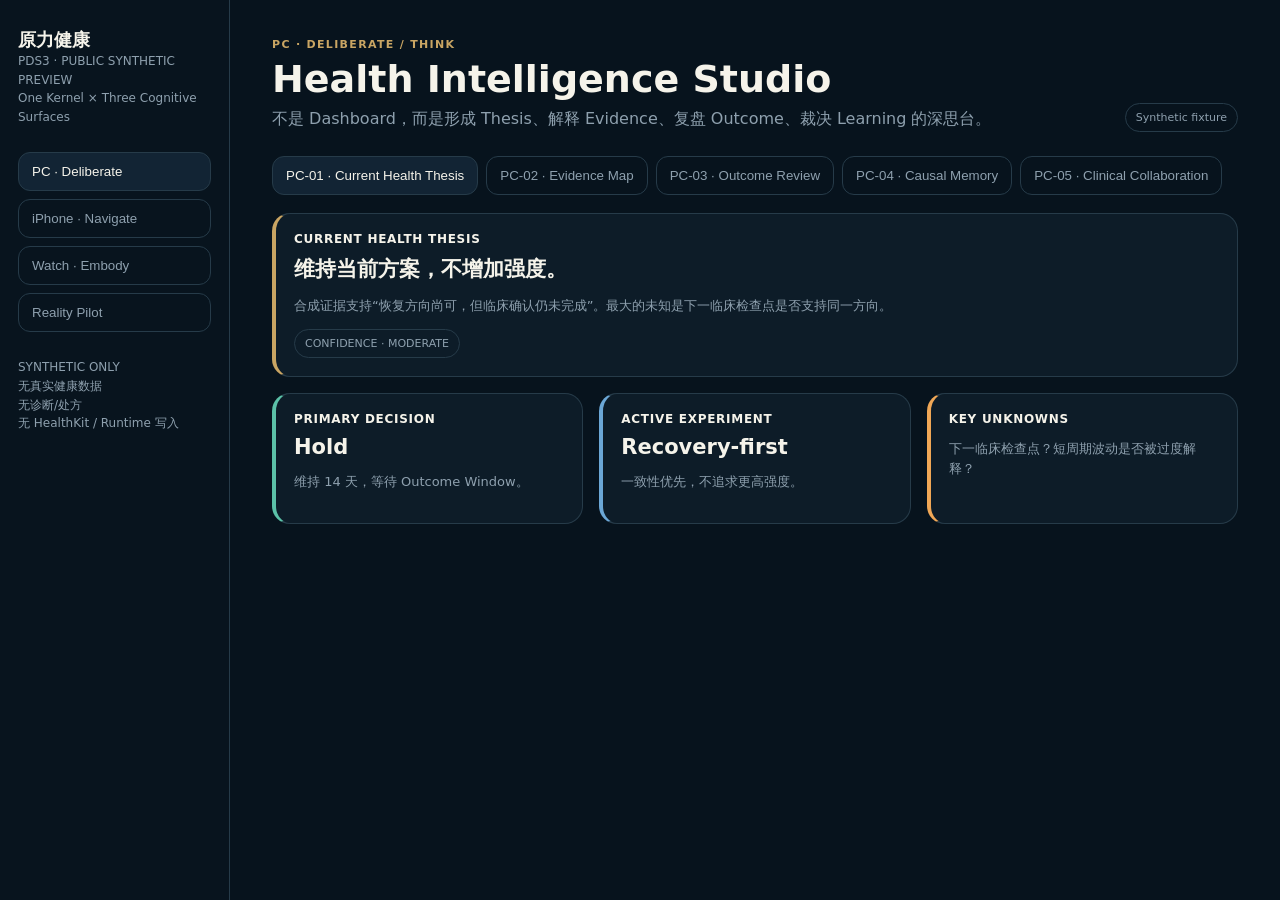
<file: public-demos/yuanli-health-pds3/index.html>
<!doctype html>
<html lang="zh-CN">
<head>
<meta charset="utf-8"><meta name="viewport" content="width=device-width,initial-scale=1">
<title>原力健康｜PDS3 Three-Surface Reality Pilot</title>
<style>
:root{--bg:#07131d;--surface:#0d1c28;--raised:#122434;--line:#263b49;--text:#f5f3ea;--muted:#8ea0ae;--gold:#c9a563;--teal:#5bc1a8;--orange:#f0a756;--red:#ea6b6b;--blue:#6ba7d6}*{box-sizing:border-box}body{margin:0;background:var(--bg);color:var(--text);font-family:Inter,ui-sans-serif,system-ui,-apple-system,BlinkMacSystemFont,"SF Pro Display",sans-serif}.shell{min-height:100vh;display:grid;grid-template-columns:230px 1fr}.side{padding:28px 18px;border-right:1px solid var(--line);position:sticky;top:0;height:100vh;background:#08141e}.brand{font-weight:800;font-size:18px}.small{font-size:12px;color:var(--muted);line-height:1.55}.tabs{display:grid;gap:8px;margin-top:26px}.tab,.seg{border:1px solid var(--line);background:transparent;color:var(--muted);padding:11px 13px;border-radius:12px;text-align:left;cursor:pointer}.tab.active,.seg.active{background:var(--raised);color:var(--text)}.main{padding:38px 42px 70px}.hero{display:flex;justify-content:space-between;gap:20px;align-items:flex-end;margin-bottom:24px}.kicker{font-size:11px;color:var(--gold);font-weight:800;letter-spacing:.12em}.title{font-size:38px;font-weight:800;margin:6px 0}.subtitle{color:var(--muted);max-width:880px;line-height:1.55}.badge{display:inline-flex;border:1px solid var(--line);border-radius:999px;padding:7px 10px;font-size:11px;color:var(--muted)}.toolbar{display:flex;gap:8px;flex-wrap:wrap;margin:18px 0}.grid{display:grid;grid-template-columns:repeat(12,1fr);gap:16px}.card{background:var(--surface);border:1px solid var(--line);border-radius:18px;padding:18px;min-height:120px}.card h2{font-size:21px;margin:0 0 10px}.card h3{font-size:12px;margin:0 0 9px;letter-spacing:.06em}.card p,.card li{font-size:13px;line-height:1.55;color:var(--muted)}.g{border-left:4px solid var(--gold)}.t{border-left:4px solid var(--teal)}.o{border-left:4px solid var(--orange)}.r{border-left:4px solid var(--red)}.b{border-left:4px solid var(--blue)}.s12{grid-column:span 12}.s8{grid-column:span 8}.s6{grid-column:span 6}.s4{grid-column:span 4}.s3{grid-column:span 3}.hidden{display:none}.phoneWrap{display:flex;gap:24px;align-items:flex-start;flex-wrap:wrap}.phone{width:393px;min-height:760px;border:1px solid #395160;border-radius:38px;padding:22px;background:#07131d}.watch{width:220px;min-height:285px;border:1px solid #395160;border-radius:48px;padding:17px;background:#02070a}.stack{display:grid;gap:12px}.btn{border:0;border-radius:12px;background:var(--teal);color:#06131a;font-weight:800;padding:12px 16px;cursor:pointer}.btn.gold{background:var(--gold)}.btn.red{background:var(--red)}.btn.ghost{background:var(--raised);color:var(--text);border:1px solid var(--line)}.receipt{padding:12px;border:1px dashed #3a5666;border-radius:12px;background:#091820;color:var(--muted);font-size:12px;line-height:1.5}.node{display:inline-flex;border:1px solid var(--line);border-radius:12px;padding:11px 13px;background:var(--surface);font-size:12px;margin:4px}.toast{position:fixed;right:22px;bottom:22px;max-width:360px;padding:14px 16px;border-radius:14px;background:var(--raised);border:1px solid var(--line);display:none}.toast.show{display:block}.field{width:100%;background:var(--raised);border:1px solid var(--line);color:var(--text);border-radius:10px;padding:10px 11px;margin-top:6px}@media(max-width:900px){.shell{grid-template-columns:1fr}.side{position:static;height:auto;border-right:0;border-bottom:1px solid var(--line)}.main{padding:26px 18px}.s8,.s6,.s4,.s3{grid-column:span 12}.title{font-size:30px}}
</style></head><body>
<div class="shell"><aside class="side"><div class="brand">原力健康</div><div class="small">PDS3 · PUBLIC SYNTHETIC PREVIEW<br>One Kernel × Three Cognitive Surfaces</div><div class="tabs"><button class="tab active" data-x="pc">PC · Deliberate</button><button class="tab" data-x="phone">iPhone · Navigate</button><button class="tab" data-x="watch">Watch · Embody</button><button class="tab" data-x="pilot">Reality Pilot</button></div><div class="small" style="margin-top:26px">SYNTHETIC ONLY<br>无真实健康数据<br>无诊断/处方<br>无 HealthKit / Runtime 写入</div></aside>
<main class="main">
<section id="pc"><div class="hero"><div><div class="kicker">PC · DELIBERATE / THINK</div><div class="title">Health Intelligence Studio</div><div class="subtitle">不是 Dashboard，而是形成 Thesis、解释 Evidence、复盘 Outcome、裁决 Learning 的深思台。</div></div><span class="badge">Synthetic fixture</span></div><div class="toolbar" id="pcnav"></div><div id="pcbody"></div></section>
<section id="phone" class="hidden"><div class="hero"><div><div class="kicker">IPHONE · NAVIGATE / COORDINATE</div><div class="title">Health Navigator</div><div class="subtitle">管理注意力，而不是展示更多数据。测试 silent / natural check-in / interrupt 三种路由。</div></div></div><div class="phoneWrap"><div class="phone" id="phoneui"></div><div class="card b" style="max-width:470px"><h2>Attention Gate</h2><p>S1 小波动 → silent；S2 改变计划但不紧急 → natural check-in；S3 安全/法权阈值 → interrupt。</p><div id="attn" class="receipt">等待合成事件。</div><div style="display:flex;gap:8px;flex-wrap:wrap;margin-top:12px"><button class="btn ghost" onclick="route('S1')">S1 小波动</button><button class="btn gold" onclick="route('S2')">S2 需调整</button><button class="btn red" onclick="route('S3')">S3 安全边界</button></div></div></div></section>
<section id="watch" class="hidden"><div class="hero"><div><div class="kicker">WATCH · EMBODY / ACT</div><div class="title">Body Edge</div><div class="subtitle">2–5 秒交互预算。Sense 只产生 Signal，不产生诊断。</div></div></div><div class="phoneWrap"><div class="watch" id="watchui"></div><div class="card g" style="max-width:470px"><h2>Zero-UI First</h2><p>看到 → 一次选择 → 结束。Skip / Later 都是合法现实事件。</p><div id="wreceipt" class="receipt">尚无 ACT receipt。</div></div></div></section>
<section id="pilot" class="hidden"><div class="hero"><div><div class="kicker">PDS3 · REALITY PILOT</div><div class="title">Human Evidence Runner</div><div class="subtitle">此公开页用于体验与轻量测试；数据只保存在当前浏览器内，点击导出才生成本地 JSON 文件。</div></div></div><div class="grid"><div class="card s4 o"><h2>Pilot A · Watch</h2><p>目标：第一正确动作 ≤5s；关键动作 0 scroll；Guardrail 不被误解成诊断。</p><button class="btn" onclick="startA()">开始计时</button><div id="aresult" class="receipt" style="margin-top:12px">未开始</div></div><div class="card s4 t"><h2>Pilot B · iPhone</h2><p>目标：正确区分 silent / check-in / interrupt；减少不必要打扰。</p><button class="btn" onclick="openSurface('phone')">打开 iPhone</button></div><div class="card s4 g"><h2>Pilot C · PC</h2><p>目标：复述 Thesis、证据强度、未知、下一 Decision 与 Clinical Authority。</p><button class="btn gold" onclick="openSurface('pc')">打开 PC</button></div><div class="card s12 b"><h2>Session Evidence</h2><label class="small">Pseudonymous participant ID</label><input id="pid" class="field" placeholder="例如 UX-001"><label class="small">Researcher note</label><textarea id="note" class="field" rows="4" placeholder="只记录 UX 观察，不填写真实健康信息"></textarea><div style="margin-top:12px;display:flex;gap:8px;flex-wrap:wrap"><button class="btn" onclick="exportJSON()">导出 JSON Evidence</button><button class="btn ghost" onclick="resetAll()">清空本地记录</button></div><div id="session" class="receipt" style="margin-top:12px">当前 session：0 events</div></div></div></section>
</main></div><div id="toast" class="toast"></div>
<script>
const events=[];const pc=[['PC-01','Current Health Thesis',`<div class="grid"><div class="card s12 g"><h3>CURRENT HEALTH THESIS</h3><h2>维持当前方案，不增加强度。</h2><p>合成证据支持“恢复方向尚可，但临床确认仍未完成”。最大的未知是下一临床检查点是否支持同一方向。</p><span class="badge">CONFIDENCE · MODERATE</span></div><div class="card s4 t"><h3>PRIMARY DECISION</h3><h2>Hold</h2><p>维持 14 天，等待 Outcome Window。</p></div><div class="card s4 b"><h3>ACTIVE EXPERIMENT</h3><h2>Recovery-first</h2><p>一致性优先，不追求更高强度。</p></div><div class="card s4 o"><h3>KEY UNKNOWNS</h3><p>下一临床检查点？短周期波动是否被过度解释？</p></div></div>`],['PC-02','Evidence Map',`<div class="grid"><div class="card s3 t"><h3>CONFIRMED</h3><h2>12</h2></div><div class="card s3 g"><h3>CANDIDATE</h3><h2>4</h2></div><div class="card s3 o"><h3>CONFLICTED</h3><h2>2</h2></div><div class="card s3"><h3>UNKNOWN</h3><h2>7</h2></div><div class="card s8 b"><h2>Longitudinal Evidence</h2><p>baseline → clinical follow-up → behavior experiment → synthetic outcome checkpoint → NOW</p></div><div class="card s4 g"><h3>SELECTED EVIDENCE</h3><p>Source · Authority · Freshness · Comparability · Used-by · Unknown</p></div></div>`],['PC-03','Outcome Review',`<div class="grid"><div class="card s12 b"><h2>Outcome · Mixed but Informative</h2><p>Behavior 改善；恢复信号混合；Clinical Outcome 待观察。不得压缩成一个“健康总分”。</p></div><div class="card s4 t"><h3>BEHAVIOR</h3><h2>SUPPORTED</h2></div><div class="card s4 b"><h3>OUTCOME</h3><h2>MIXED</h2></div><div class="card s4 o"><h3>ATTRIBUTION</h3><h2>INCONCLUSIVE</h2></div></div>`],['PC-04','Causal Memory',`<div class="grid"><div class="card s12 g"><h2>Task1 → OUT → LRN</h2><p>过去：Evidence 部分充分，但恢复质量不确定。</p></div><div class="card s12 t"><h2>Task2 preload → Decision changed → Action changed</h2><p>合成 reuse receipt：学习在 Decision 之前加载，并改变了行动包。</p><span class="badge">REUSED · SYNTHETIC PROOF</span></div></div>`],['PC-05','Clinical Collaboration',`<div class="grid"><div class="card s8 g"><h2>Clinical Evidence Pack</h2><p><b>Why this visit</b><br>合成干预窗口后的专业复核。<br><br><b>What changed</b><br>行为一致性改善；临床确认待完成。</p></div><div class="card s4 r"><h3>AUTHORITY</h3><p>诊断、处方与医学裁决仍由 Clinician 持有。AI 只产生候选解释。</p></div></div>`]];
function pcRender(i=0){document.getElementById('pcnav').innerHTML=pc.map((x,j)=>`<button class="seg ${j===i?'active':''}" onclick="pcRender(${j});log('pc_screen','${x[0]}')">${x[0]} · ${x[1]}</button>`).join('');document.getElementById('pcbody').innerHTML=pc[i][2]}
function phoneNormal(){document.getElementById('phoneui').innerHTML=`<div class="kicker">TODAY</div><h1 style="font-size:29px">维持当前方案</h1><div class="stack"><div class="card g"><h3>ONE CONCLUSION</h3><p>今天不调整计划。</p></div><div class="card b"><h3>ONE REASON</h3><p>没有新证据改变当前判断。</p></div><div class="card t"><h3>ONE ACTION</h3><h2>轻松步行 20 分钟</h2><button class="btn" onclick="openSurface('watch');log('handoff','phone_to_watch')">START ON WATCH</button></div><div class="card o"><h3>ONE GUARDRAIL</h3><p>若出现异常不适，停止并进入安全路径。</p></div><div class="card"><h3>EVIDENCE DOOR</h3><p>查看依据 →</p></div></div>`}
function route(s){const map={S1:['SILENT','小波动只进入 Context，不打扰用户。'],S2:['NATURAL CHECK-IN','计划需要调整，但不制造即时打扰。'],S3:['INTERRUPT','触发 Guardrail / Authority Handoff。']};document.getElementById('attn').innerHTML=`<b>${map[s][0]}</b><br>${map[s][1]}`;log('attention_route',{scenario:s,result:map[s][0]});if(s==='S3'){document.getElementById('phoneui').innerHTML=`<div class="kicker">GUARDRAIL</div><h1 style="font-size:29px;color:var(--red)">PAUSE</h1><div class="card r"><h2>停止当前活动</h2><p>记录到一个合成安全边界事件。系统没有诊断原因。</p></div><div class="card o"><h3>NEXT AUTHORITY ROUTE</h3><p>进入本人 / Clinical review 路径。</p></div>`}else phoneNormal()}
let wstate='now';function watchRender(s='now'){wstate=s;let h='';if(s==='now')h=`<div class="kicker">NOW</div><h1 style="font-size:30px">Walk</h1><h2>20 min</h2><p class="small">easy pace</p><button class="btn" onclick="watchRender('training');log('watch_action','start')">START</button>`;if(s==='training')h=`<div class="kicker">TRAINING</div><h1 style="font-size:34px">12:40</h1><h2>112 bpm</h2><p class="small">comfortable</p><button class="btn gold" onclick="watchRender('capture');log('watch_action','end')">END</button>`;if(s==='capture')h=`<div class="kicker">CAPTURE</div><h2>Done?</h2><button class="btn" onclick="receipt('DONE')">✓ DONE</button><div style="height:8px"></div><button class="btn ghost" onclick="receipt('SKIP')">SKIP</button><div style="height:8px"></div><button class="btn ghost" onclick="receipt('LATER')">LATER</button><p class="small">Skip / Later 都是合法现实事件。</p>`;if(s==='guardrail')h=`<div class="kicker">PAUSE</div><h2 style="color:var(--red)">Discomfort recorded</h2><p class="small">Stop current activity. No diagnosis inferred.</p><button class="btn red" onclick="receipt('STOP_AND_HANDOFF');openSurface('phone');route('S3')">END</button>`;document.getElementById('watchui').innerHTML=h}
function receipt(x){document.getElementById('wreceipt').innerHTML=`ACT receipt · <b>${x}</b><br>${new Date().toISOString()}`;log('watch_receipt',x);watchRender('now')}
function log(type,data){events.push({ts:new Date().toISOString(),type,data});document.getElementById('session').textContent=`当前 session：${events.length} events`}
let aStart=0;function startA(){aStart=performance.now();document.getElementById('aresult').innerHTML='计时中：请进入 Watch，完成第一正确动作。';openSurface('watch');watchRender('now');const old=window._aHook;window._aHook=true}
function openSurface(id){document.querySelectorAll('main>section').forEach(x=>x.classList.add('hidden'));document.getElementById(id).classList.remove('hidden');document.querySelectorAll('.tab').forEach(x=>x.classList.toggle('active',x.dataset.x===id));if(id==='watch'&&aStart){const fn=document.querySelector('#watchui .btn');if(fn&&!fn.dataset.a){fn.dataset.a='1';fn.addEventListener('click',()=>{const ms=Math.round(performance.now()-aStart);document.getElementById('aresult').innerHTML=`First correct action: <b>${(ms/1000).toFixed(2)}s</b>`;log('pilotA_first_correct_ms',ms);aStart=0},{once:true})}}}
document.querySelectorAll('.tab').forEach(b=>b.onclick=()=>openSurface(b.dataset.x));function exportJSON(){const payload={prototype:'PDS3-public-synthetic-preview-v1',participant_id:document.getElementById('pid').value||'anonymous',researcher_note:document.getElementById('note').value,exported_at:new Date().toISOString(),events};const blob=new Blob([JSON.stringify(payload,null,2)],{type:'application/json'});const a=document.createElement('a');a.href=URL.createObjectURL(blob);a.download=`pds3-evidence-${payload.participant_id}.json`;a.click();URL.revokeObjectURL(a.href)}function resetAll(){events.splice(0);document.getElementById('pid').value='';document.getElementById('note').value='';document.getElementById('session').textContent='当前 session：0 events';toast('本地 session 已清空。')}function toast(x){const t=document.getElementById('toast');t.textContent=x;t.classList.add('show');setTimeout(()=>t.classList.remove('show'),2200)}
pcRender();phoneNormal();watchRender();
</script></body></html>
</file>
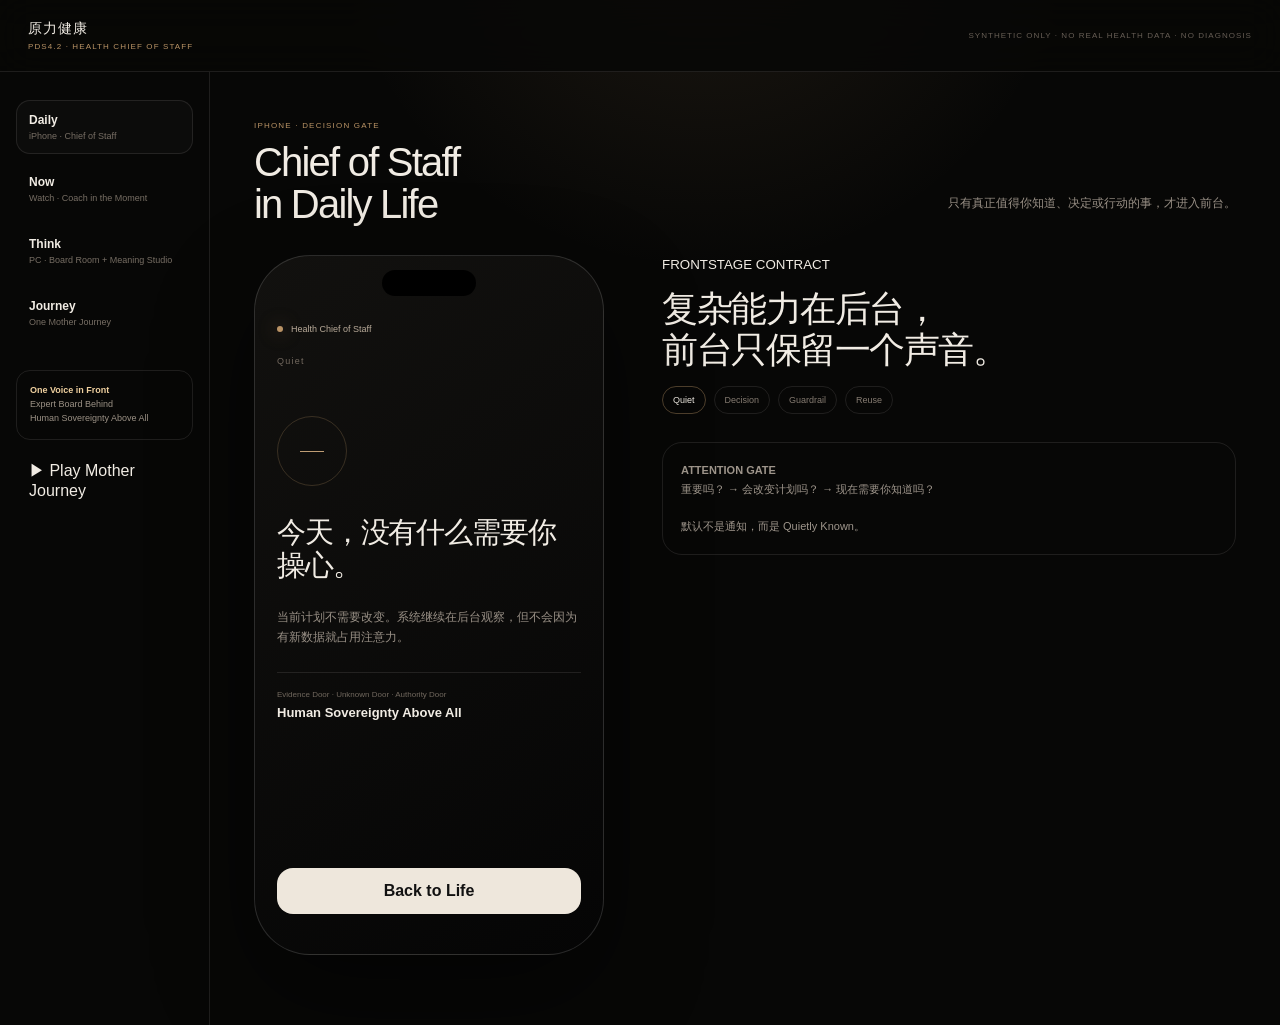
<file: public-demos/yuanli-health-pds4-2/index.html>
<!doctype html><html lang="zh-CN"><head><meta charset="utf-8"><meta name="viewport" content="width=device-width,initial-scale=1"><title>原力健康 PDS4.2｜Health Chief of Staff</title><style>:root{--bg:#070706;--p:#f1ece4;--m:#988f85;--g:#b99365;--g2:#efd09f;--l:rgba(241,236,228,.1);--r:#c87f74}*{box-sizing:border-box}body{margin:0;background:radial-gradient(circle at 55% -10%,rgba(185,147,101,.13),transparent 28%),var(--bg);color:var(--p);font-family:-apple-system,BlinkMacSystemFont,"SF Pro Display","PingFang SC",sans-serif}button{font:inherit;color:inherit}.top{height:72px;border-bottom:1px solid var(--l);display:flex;align-items:center;justify-content:space-between;padding:0 28px;position:sticky;top:0;background:rgba(7,7,6,.86);backdrop-filter:blur(18px);z-index:20}.brand{font-size:14px;letter-spacing:.08em}.brand small{display:block;color:var(--g);font-size:8px;letter-spacing:.14em;margin-top:4px}.safe{font-size:8px;color:#675e55;letter-spacing:.13em}.shell{display:grid;grid-template-columns:210px 1fr;min-height:calc(100vh - 72px)}nav{border-right:1px solid var(--l);padding:28px 16px;display:flex;flex-direction:column;gap:8px}nav button{border:1px solid transparent;background:transparent;text-align:left;padding:12px;border-radius:14px;cursor:pointer}nav button.on{border-color:var(--l);background:rgba(255,255,255,.025)}nav b{display:block;font-size:12px}nav span{display:block;font-size:9px;color:#776e64;margin-top:4px}.gov{margin-top:22px;border:1px solid var(--l);padding:13px;border-radius:14px;color:#9b9185;font-size:9px;line-height:1.55}.gov strong{color:var(--g2)}main{padding:42px 44px 70px}.view{display:none}.view.on{display:block}.head{display:flex;justify-content:space-between;align-items:end;gap:30px;margin-bottom:30px}.head small{color:var(--g);letter-spacing:.15em;font-size:8px}.head h1{font-size:40px;line-height:1.04;letter-spacing:-.045em;font-weight:520;margin:10px 0 0}.head p{max-width:440px;color:var(--m);font-size:12px;line-height:1.7}.grid{display:grid;grid-template-columns:360px 1fr;gap:48px}.phone{width:350px;height:700px;border:1px solid rgba(255,255,255,.14);border-radius:56px;background:linear-gradient(145deg,#12110f,#050505);padding:22px;box-shadow:0 38px 100px rgba(0,0,0,.48);position:relative}.island{position:absolute;top:14px;left:50%;transform:translateX(-50%);width:94px;height:26px;border-radius:999px;background:#000}.chief{margin-top:46px;font-size:9px;color:#b8aa99}.chief:before{content:"";display:inline-block;width:6px;height:6px;border-radius:50%;background:var(--g);box-shadow:0 0 18px rgba(185,147,101,.6);margin-right:8px}.body{display:flex;flex-direction:column;height:580px;padding-top:22px}.state{font-size:9px;color:#73695f;letter-spacing:.14em}.body h2{font-size:29px;line-height:1.14;letter-spacing:-.04em;font-weight:520;margin:30px 0 14px}.body p{font-size:12px;line-height:1.65;color:var(--m)}.row{border-top:1px solid var(--l);padding-top:10px;margin-top:12px}.row small{font-size:8px;color:#71685e}.row strong{display:block;font-size:13px;margin-top:4px}.action{margin-top:auto;border:0;border-radius:16px;padding:14px;background:#eee7dc;color:#111;font-weight:700;cursor:pointer}.door{border:0;background:transparent;color:#a08462;font-size:9px;margin-top:13px;cursor:pointer}.quiet{width:70px;height:70px;border:1px solid rgba(185,147,101,.25);border-radius:50%;display:grid;place-items:center;margin:50px 0 0}.quiet:after{content:"";width:24px;height:1px;background:#bf9d74}.stateBtns{display:flex;gap:8px;flex-wrap:wrap}.stateBtns button{border:1px solid var(--l);background:transparent;color:#867c72;padding:8px 10px;border-radius:999px;font-size:9px;cursor:pointer}.stateBtns button.on{color:var(--p);border-color:rgba(185,147,101,.4)}.sidecopy h2{font-size:36px;line-height:1.12;letter-spacing:-.04em;font-weight:510;margin:16px 0}.attention{margin-top:28px;border:1px solid var(--l);border-radius:20px;padding:18px;color:#9e958b;font-size:11px;line-height:1.7}.watchWrap{display:grid;grid-template-columns:1fr 1fr;gap:70px;align-items:center;min-height:600px}.watch{justify-self:center;width:245px;height:295px;border:1px solid rgba(255,255,255,.15);border-radius:66px;background:linear-gradient(145deg,#111,#040404);display:grid;place-items:center;text-align:center;box-shadow:0 35px 90px rgba(0,0,0,.48)}.wm{font-size:8px;color:#73695f;letter-spacing:.16em}.wv{font-size:42px;font-weight:650;margin:20px 0 4px}.ws{font-size:11px;color:var(--m)}.wb{margin-top:20px;border:0;border-radius:999px;padding:10px 23px;background:#eee7dd;color:#111;font-weight:700;cursor:pointer}.wb.stop{background:var(--r);color:#160a09}.verbs{display:grid;grid-template-columns:repeat(3,1fr);gap:9px}.verbs button{border:1px solid var(--l);background:transparent;padding:12px;border-radius:13px;font-size:9px;cursor:pointer}.pc{display:grid;grid-template-columns:1fr 300px;border:1px solid var(--l);border-radius:26px;overflow:hidden;background:linear-gradient(145deg,#12110f,#090908);min-height:630px;box-shadow:0 35px 90px rgba(0,0,0,.45)}.pcmain{padding:34px}.q small{font-size:8px;color:var(--g);letter-spacing:.14em}.q strong{display:block;margin-top:7px;font-size:16px}.pcmain h2{font-size:35px;line-height:1.13;letter-spacing:-.04em;font-weight:520;margin:55px 0 16px}.pcmain p{color:var(--m);font-size:11px;line-height:1.7}.cards{display:grid;grid-template-columns:1fr 1fr;gap:12px;margin-top:28px}.card{border:1px solid var(--l);border-radius:17px;padding:15px}.card small{font-size:7px;color:#786e63}.card h3{font-size:13px;margin:8px 0 6px}.card p{font-size:9px;margin:0}.board{border-left:1px solid var(--l);padding:24px 18px}.board h3{font-size:12px;margin:0}.board small{color:#786e64;font-size:8px}.boardBtns{display:flex;gap:5px;flex-wrap:wrap;margin-top:15px}.boardBtns button{border:1px solid var(--l);background:transparent;border-radius:999px;padding:6px 8px;color:#82796f;font-size:8px;cursor:pointer}.boardBtns button.on{color:var(--p);border-color:rgba(185,147,101,.4)}.experts{display:grid;gap:8px;margin-top:15px}.expert{border:1px solid var(--l);border-radius:12px;padding:10px}.expert b{font-size:9px}.expert span{float:right;color:#897f75;font-size:8px}.expert p{font-size:9px;color:#847b71;line-height:1.5;margin:6px 0 0}.summary{margin-top:12px;border-left:2px solid var(--g);padding:10px;color:#b4a79a;font-size:9px;line-height:1.55}.track{display:grid;grid-template-columns:repeat(6,1fr);gap:8px}.step{border:1px solid var(--l);border-radius:15px;padding:13px;cursor:pointer;min-height:88px}.step small{font-size:7px;color:#6c645b}.step strong{display:block;font-size:10px;margin-top:8px}.step.on{border-color:rgba(185,147,101,.45);background:rgba(185,147,101,.035)}.step.peak.on{border-color:rgba(239,208,159,.7);box-shadow:0 0 42px rgba(185,147,101,.16)}.scene{margin-top:20px;border:1px solid var(--l);border-radius:26px;min-height:420px;padding:38px;background:linear-gradient(145deg,#11100e,#090908)}.scene.peak{background:radial-gradient(circle at 50% 0,rgba(239,208,159,.11),transparent 48%),linear-gradient(145deg,#11100e,#090908)}.scene small{font-size:8px;color:var(--g);letter-spacing:.14em}.scene h2{font-size:38px;line-height:1.08;letter-spacing:-.045em;font-weight:520;margin:50px 0 14px}.scene p{color:var(--m);font-size:11px;line-height:1.7}.compare{display:grid;grid-template-columns:1fr auto 1fr;gap:15px;align-items:center;margin-top:28px}.pane{border:1px solid rgba(239,208,159,.25);border-radius:16px;padding:16px}.pane b{display:block;font-size:14px;margin-top:7px}.receipt{display:inline-block;margin-top:16px;border:1px solid rgba(239,208,159,.4);border-radius:999px;padding:8px 10px;color:#efd09f;font-size:8px;letter-spacing:.1em}.sceneBtns{margin-top:28px;display:flex;gap:8px}.sceneBtns button{border:1px solid var(--l);background:transparent;padding:9px 12px;border-radius:12px;font-size:9px;cursor:pointer}.sceneBtns .go{background:#eee7dd;color:#111;border-color:transparent}@media(max-width:850px){.shell{display:block}nav{display:grid;grid-template-columns:repeat(4,1fr);border-right:0;border-bottom:1px solid var(--l);padding:10px}nav span,.gov,.play{display:none}main{padding:28px 16px}.head{display:block}.head p{margin-top:12px}.grid,.watchWrap{grid-template-columns:1fr}.phone{margin:auto;width:min(350px,92vw)}.pc{grid-template-columns:1fr}.board{border-left:0;border-top:1px solid var(--l)}.cards{grid-template-columns:1fr}.track{grid-template-columns:repeat(2,1fr)}.compare{grid-template-columns:1fr}}@media(prefers-reduced-motion:reduce){*{animation:none!important;transition:none!important}}</style></head><body><header class="top"><div class="brand">原力健康<small>PDS4.2 · HEALTH CHIEF OF STAFF</small></div><div class="safe">SYNTHETIC ONLY · NO REAL HEALTH DATA · NO DIAGNOSIS</div></header><div class="shell"><nav><button class="on" data-v="phone" onclick="view('phone')"><b>Daily</b><span>iPhone · Chief of Staff</span></button><button data-v="watch" onclick="view('watch')"><b>Now</b><span>Watch · Coach in the Moment</span></button><button data-v="pc" onclick="view('pc')"><b>Think</b><span>PC · Board Room + Meaning Studio</span></button><button data-v="journey" onclick="view('journey')"><b>Journey</b><span>One Mother Journey</span></button><div class="gov"><strong>One Voice in Front</strong><br>Expert Board Behind<br>Human Sovereignty Above All</div><button class="play" onclick="play()">▶ Play Mother Journey</button></nav><main><section class="view on" id="phone"><div class="head"><div><small>IPHONE · DECISION GATE</small><h1>Chief of Staff<br>in Daily Life</h1></div><p>只有真正值得你知道、决定或行动的事，才进入前台。</p></div><div class="grid"><div class="phone"><div class="island"></div><div class="chief">Health Chief of Staff</div><div class="body" id="phoneBody"></div></div><div class="sidecopy"><small>FRONTSTAGE CONTRACT</small><h2>复杂能力在后台，<br>前台只保留一个声音。</h2><div class="stateBtns"><button class="on" data-s="quiet" onclick="phoneState('quiet')">Quiet</button><button data-s="decision" onclick="phoneState('decision')">Decision</button><button data-s="guardrail" onclick="phoneState('guardrail')">Guardrail</button><button data-s="reuse" onclick="phoneState('reuse')">Reuse</button></div><div class="attention"><b>ATTENTION GATE</b><br>重要吗？ → 会改变计划吗？ → 现在需要你知道吗？<br><br>默认不是通知，而是 Quietly Known。</div></div></div></section><section class="view" id="watch"><div class="head"><div><small>WATCH · REALITY EDGE</small><h1>Coach in the Moment</h1></div><p>一屏一个动词，2–5 秒完成，然后退场。</p></div><div class="watchWrap"><div class="watch"><div id="watchScreen"></div></div><div><small>ONE SCREEN · ONE VERB</small><h1>Reality happens<br>at body distance.</h1><div class="verbs"><button onclick="watchState('now')">NOW</button><button onclick="watchState('start')">START</button><button onclick="watchState('capture')">CAPTURE</button><button onclick="watchState('stop')">STOP</button><button onclick="watchState('done')">DONE</button><button onclick="watchState('status')">STATUS</button></div><p style="color:#83796f;font-size:10px">DONE = ACT receipt，not Outcome。</p></div></div></section><section class="view" id="pc"><div class="head"><div><small>PC · MEANING STUDIO</small><h1>Board Room + Meaning Studio</h1></div><p>从 Question / Thesis 开始，而不是 Dashboard。</p></div><div class="pc"><div class="pcmain"><div class="q"><small>CURRENT QUESTION</small><strong>这一次变化，是否足以改变当前计划？</strong></div><h2>维持方向，但降低今天的负荷。</h2><p>这是工作假设，不是诊断。支持证据、反证、未知和 Authority 同时可见。</p><div class="cards"><div class="card"><small>EVIDENCE FOR</small><h3>方向一致</h3><p>多个合成证据支持先稳定。</p></div><div class="card"><small>EVIDENCE AGAINST</small><h3>覆盖有限</h3><p>不能把有限信号升级成确定性事实。</p></div><div class="card"><small>KEY UNKNOWN</small><h3>下一个 checkpoint</h3><p>未知是一等信息。</p></div><div class="card"><small>AUTHORITY</small><h3>Person / Clinician</h3><p>AI 不吞掉专业医学法权。</p></div></div></div><aside class="board"><h3>Personal Health Board</h3><small>Expert Board Behind</small><div class="boardBtns"><button class="on" data-b="agreement" onclick="boardState('agreement')">Agreement</button><button data-b="tension" onclick="boardState('tension')">Tension</button><button data-b="conflict" onclick="boardState('conflict')">Conflict</button><button data-b="insufficient" onclick="boardState('insufficient')">Insufficient</button></div><div id="boardBody"></div></aside></div></section><section class="view" id="journey"><div class="head"><div><small>ONE MOTHER JOURNEY · ONE PEAK</small><h1>身体越来越被理解，<br>决策越来越不费力。</h1></div><p>完整金色只属于 Past Changes Present。</p></div><div class="track" id="track"></div><div class="scene" id="scene"></div></section></main></div><script>const ps={quiet:['Quiet','今天，没有什么需要你操心。','当前计划不需要改变。系统继续在后台观察，但不会因为有新数据就占用注意力。'],decision:['Decision','今天，把原计划改成低负担恢复。','Conclusion：小幅降低负荷。Reason：多个合成证据方向一致，但仍有未知。'],guardrail:['Guardrail','先停止。现在不需要猜原因。','当前信号不足以形成医学结论。安全优先，必要时进入 Clinical Authority。'],reuse:['Past Changes Present','上一次的经验，让这一次不需要从零开始。','一个已批准的合成 Learning 在任务开始前 preload，并改变默认 Decision。']};const ws={now:['NOW','WALK','20 min · easy','START'],start:['ACTIVE','12:48','easy · stay comfortable','END'],capture:['CAPTURE','FEEL','one-tap subjective note','SAVE'],stop:['GUARDRAIL','STOP','do not interpret · handoff','STOP'],done:['RECEIPT','DONE','ACT receipt saved · not Outcome','OK'],status:['STATUS','READY','local synthetic state','OK']};const bs={agreement:[['Training Coach','Support'],['Sleep Expert','Support'],['Risk & Recovery','Support'],'方向一致，前台可以给清晰建议。'],tension:[['Training Coach','Support'],['Sleep Expert','Caution'],['Longitudinal Memory','Support'],'方向大体一致，但证据强度不同。'],conflict:[['Training Coach','Support'],['Risk & Recovery','Oppose'],['Medical Evidence','Authority'],'真正冲突必须暴露，并优先安全 / Authority。'],insufficient:[['Sleep Expert','Unknown'],['Metabolic Analyst','Unknown'],['Medical Evidence','Unknown'],'证据不足本身就是结论：等待、补证据或升级。']};const j=[['M0','Quietly Known','系统在后台理解你，但不要求你持续关注健康。'],['M3','Something Changes','只有值得决定的事，才占用注意力。'],['M2','Reality Happens','需要行动时，Watch 接过那几秒。'],['M4','Meaning Is Made','值得深思的问题进入 PC。'],['M6','Past Changes Present','过去 Learning 第一次改变今天的默认。'],['M1','Back to Life','完成后退场，只留下下一 checkpoint。']];let ji=0,t=null;function view(v){document.querySelectorAll('.view').forEach(x=>x.classList.remove('on'));document.getElementById(v).classList.add('on');document.querySelectorAll('[data-v]').forEach(x=>x.classList.toggle('on',x.dataset.v===v))}function phoneState(k){document.querySelectorAll('[data-s]').forEach(x=>x.classList.toggle('on',x.dataset.s===k));let a=ps[k],extra=k==='quiet'?'<div class="quiet"></div>':k==='reuse'?'<div class="receipt">SYNTHETIC REUSE RECEIPT · DEC CHANGED</div>':'';document.getElementById('phoneBody').innerHTML=`<div class="state">${a[0]}</div>${extra}<h2>${a[1]}</h2><p>${a[2]}</p><div class="row"><small>Evidence Door · Unknown Door · Authority Door</small><strong>Human Sovereignty Above All</strong></div><button class="action" onclick="${k==='guardrail'?"view('pc')":"view('watch')"}">${k==='quiet'?'Back to Life':k==='reuse'?'接受默认并退场':k==='guardrail'?'Authority Route':'发送到 Watch'}</button>`}function watchState(k){let a=ws[k],c=k==='stop'?'wb stop':'wb';document.getElementById('watchScreen').innerHTML=`<div class="wm">${a[0]}</div><div class="wv">${a[1]}</div><div class="ws">${a[2]}</div><button class="${c}" onclick="${k==='stop'?"view('phone');phoneState('guardrail')":k==='now'?"watchState('start')":"watchState('done')"}">${a[3]}</button>`}function boardState(k){document.querySelectorAll('[data-b]').forEach(x=>x.classList.toggle('on',x.dataset.b===k));let a=bs[k];document.getElementById('boardBody').innerHTML=`<div class="experts">${a.slice(0,3).map(e=>`<div class="expert"><b>${e[0]}</b><span>${e[1]}</span><p>synthetic candidate opinion</p></div>`).join('')}</div><div class="summary">Health Chief of Staff：${a[3]}</div>`}function renderJ(){document.getElementById('track').innerHTML=j.map((x,i)=>`<div class="step ${i===ji?'on':''} ${i===4?'peak':''}" onclick="showJ(${i})"><small>${x[0]}</small><strong>${x[1]}</strong></div>`).join('');let x=j[ji],extra=ji===4?'<div class="compare"><div class="pane"><small>LAST TIME</small><b>Learning 被批准并保存适用条件</b></div><div>→</div><div class="pane"><small>THIS TIME</small><b>任务开始前 preload，Decision 改变</b></div></div><div class="receipt">SYNTHETIC REUSE RECEIPT · DEC CHANGED</div>':ji===5?'<div class="receipt">Back to Life · no more attention required</div>':'';let s=document.getElementById('scene');s.className='scene '+(ji===4?'peak':'');s.innerHTML=`<small>${x[0]}</small><h2>${x[1]}</h2><p>${x[2]}</p>${extra}<div class="sceneBtns"><button onclick="showJ(${Math.max(0,ji-1)})">← Previous</button>${ji<5?`<button class="go" onclick="showJ(${ji+1})">Next →</button>`:''}</div>`}function showJ(i){ji=Math.max(0,Math.min(5,i));renderJ()}function play(){view('journey');if(t)clearInterval(t);ji=0;renderJ();t=setInterval(()=>{if(ji===5){clearInterval(t);t=null}else showJ(ji+1)},2200)}phoneState('quiet');watchState('now');boardState('agreement');renderJ();</script></body></html>
</file>
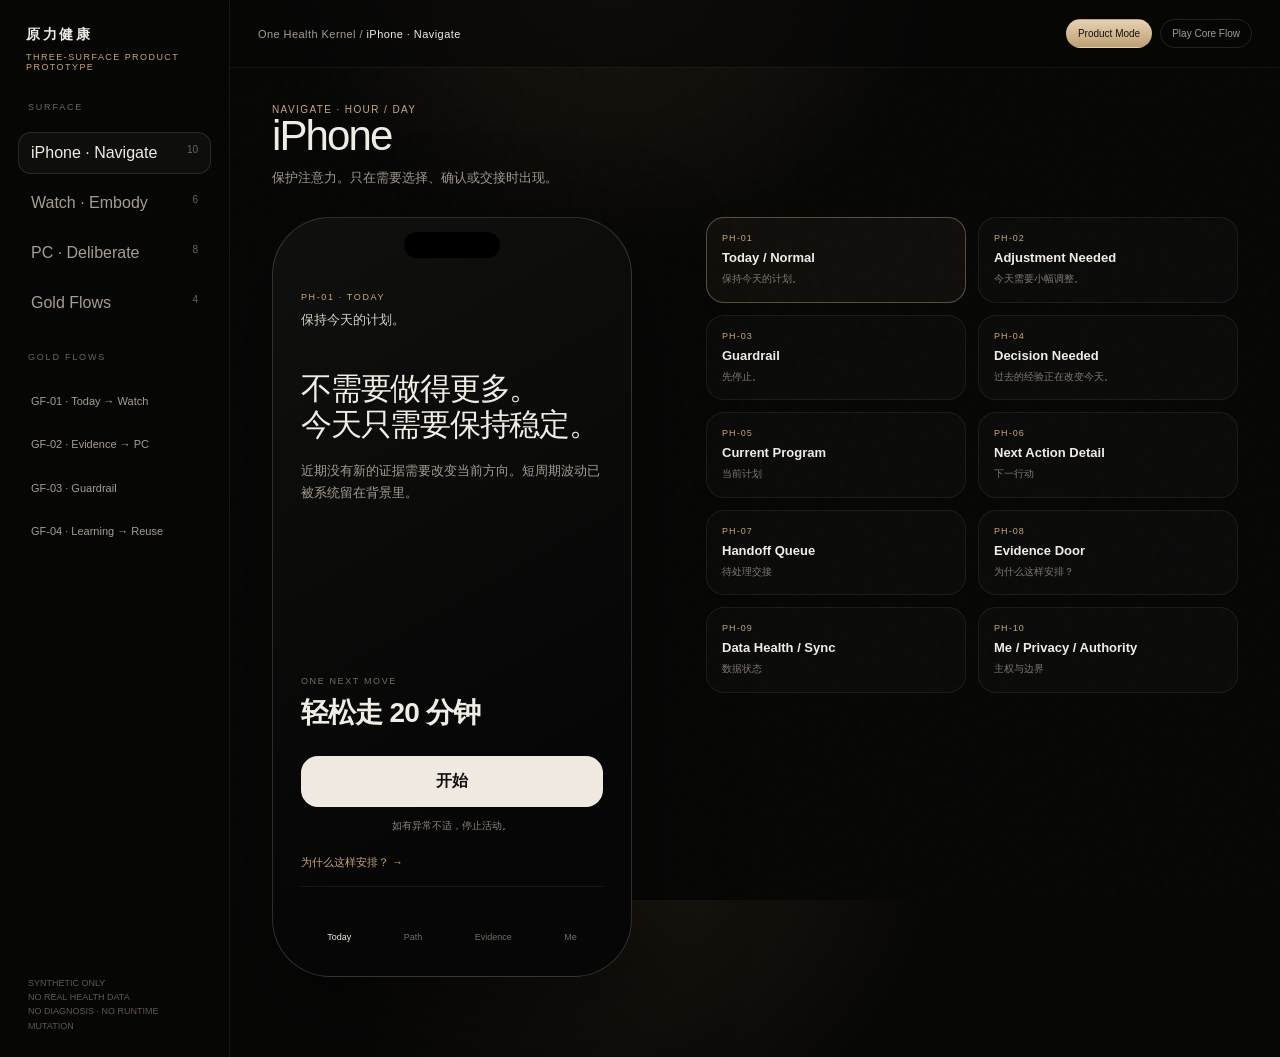
<file: public-demos/yuanli-health-pds4/index.html>
<!doctype html>
<html lang="zh-CN">
<head>
<meta charset="utf-8"/>
<meta name="viewport" content="width=device-width,initial-scale=1,viewport-fit=cover"/>
<meta name="color-scheme" content="dark"/>
<title>原力健康｜PDS4 Three-Surface Product Prototype</title>
<link rel="stylesheet" href="app.css"/>
</head>
<body>
<div class="grain"></div><div class="handoffFlash" id="flash"></div><div class="live" aria-live="polite" id="live"></div><div class="toast" id="toast"></div>
<div class="app">
<aside class="rail">
 <div class="brand">原力健康<small>THREE-SURFACE PRODUCT PROTOTYPE</small></div>
 <div class="sectionLabel">SURFACE</div>
 <div class="surfaceSwitch">
  <button class="on" data-mode="phone" onclick="setMode('phone',this)">iPhone · Navigate <span>10</span></button>
  <button data-mode="watch" onclick="setMode('watch',this)">Watch · Embody <span>6</span></button>
  <button data-mode="pc" onclick="setMode('pc',this)">PC · Deliberate <span>8</span></button>
  <button data-mode="flows" onclick="setMode('flows',this)">Gold Flows <span>4</span></button>
 </div>
 <div class="sectionLabel">GOLD FLOWS</div>
 <div class="flowList">
  <button class="flowBtn" onclick="runFlow('GF-01')">GF-01 · Today → Watch</button>
  <button class="flowBtn" onclick="runFlow('GF-02')">GF-02 · Evidence → PC</button>
  <button class="flowBtn" onclick="runFlow('GF-03')">GF-03 · Guardrail</button>
  <button class="flowBtn" onclick="runFlow('GF-04')">GF-04 · Learning → Reuse</button>
 </div>
 <div class="railFooter">SYNTHETIC ONLY<br>NO REAL HEALTH DATA<br>NO DIAGNOSIS · NO RUNTIME MUTATION</div>
</aside>
<main class="workspace">
 <header class="topbar"><div class="crumb">One Health Kernel / <strong id="crumb">iPhone · Navigate</strong></div><div class="controls"><button class="chip on" id="productMode">Product Mode</button><button class="chip" onclick="runFlow('GF-01')">Play Core Flow</button></div></header>
 <div class="stage">
  <section class="mode on" id="mode-phone" data-surface="phone">
   <div class="heroRow"><div><div class="context">NAVIGATE · HOUR / DAY</div><h1>iPhone</h1><p>保护注意力。只在需要选择、确认或交接时出现。</p></div></div>
   <div class="phoneArea"><div class="phoneShell"><div class="phoneScreen" id="phoneScreen"></div></div><div class="phoneMenu" id="phoneMenu"></div></div>
  </section>
  <section class="mode" id="mode-watch" data-surface="watch"><div class="heroRow"><div><div class="context">EMBODY · SECONDS / MINUTES</div><h1>Watch</h1><p>身体边缘。Now / Act / Capture / Guardrail / Status。</p></div></div><div class="flowGrid" id="watchMenu"></div></section>
  <section class="mode" id="mode-pc" data-surface="pc"><div class="heroRow"><div><div class="context">DELIBERATE · WEEK / MONTH / YEAR</div><h1>Health Intelligence Studio</h1><p>低频、高深度。Verdict first，Evidence later。</p></div></div><div class="pcLayout"><nav class="pcNav"><div class="pcBrand">原力健康 · PC</div><div id="pcNav"></div></nav><div class="pcCanvas" id="pcCanvas"></div></div></section>
  <section class="mode" id="mode-flows"><div class="heroRow"><div><div class="context">ONE KERNEL · FOUR GOLD FLOWS</div><h1>产品不是 24 个页面。</h1><p>它是同一组健康对象，在三种认知距离中完成理解、决定、行动与复用。</p></div></div><div class="flowGrid" id="flowGrid"></div><div class="kernel"><div><strong>PC · Deliberate</strong><small>理解 / 证据 / 因果 / 临床协作</small></div><div class="arrow">↔</div><div><strong>ONE HEALTH KERNEL</strong><small>EVD → DEC → ACT → OUT → LRN</small></div><div class="arrow">↔</div><div><strong>iPhone + Watch</strong><small>导航注意力 / 承接行动</small></div></div></section>
 </div>
</main>
</div>
<div class="watchDock" id="watchDock"><div><div class="watchNow" id="watchNow">NOW</div><div class="watchBig" id="watchBig">WALK</div><div class="watchSub" id="watchSub">20 min</div><button class="watchAction" id="watchAction" onclick="watchPrimary()">START</button></div></div>
<script src="app.js"></script>
</body></html>
</file>
<file: public-demos/yuanli-health-pds4/app.css>
:root{--bg:#070706;--bg2:#0c0b0a;--paper:#f1ece4;--muted:#a69d92;--line:rgba(241,236,228,.12);--line2:rgba(241,236,228,.07);--gold:#c7a67a;--gold2:#8d6a46;--red:#c07b72;--green:#8cb89e;--panel:#11100e;--panel2:#151310;--shadow:0 35px 100px rgba(0,0,0,.5);--radius:30px}*{box-sizing:border-box}html{scroll-behavior:smooth}body{margin:0;background:radial-gradient(circle at 48% -8%,rgba(164,124,76,.15),transparent 28%),#070706;color:var(--paper);font-family:-apple-system,BlinkMacSystemFont,"SF Pro Display","PingFang SC","Helvetica Neue",Arial,sans-serif;overflow:hidden}button{font:inherit;color:inherit}.grain{position:fixed;inset:0;pointer-events:none;opacity:.035;background-image:url("data:image/svg+xml,%3Csvg viewBox='0 0 160 160' xmlns='http://www.w3.org/2000/svg'%3E%3Cfilter id='n'%3E%3CfeTurbulence type='fractalNoise' baseFrequency='.8' numOctaves='2' stitchTiles='stitch'/%3E%3C/filter%3E%3Crect width='100%25' height='100%25' filter='url(%23n)' opacity='.45'/%3E%3C/svg%3E")}.app{height:100vh;display:grid;grid-template-columns:230px 1fr}.rail{border-right:1px solid var(--line2);padding:24px 18px;background:rgba(7,7,6,.78);backdrop-filter:blur(20px);display:flex;flex-direction:column;gap:20px}.brand{font-size:14px;letter-spacing:.18em;font-weight:650;padding:2px 8px}.brand small{display:block;color:var(--gold);font-size:9px;letter-spacing:.16em;margin-top:8px;font-weight:500}.surfaceSwitch{display:grid;gap:8px}.surfaceSwitch button,.flowBtn{border:1px solid transparent;background:transparent;text-align:left;padding:11px 12px;border-radius:13px;color:var(--muted);cursor:pointer;transition:.25s}.surfaceSwitch button.on{border-color:var(--line);background:rgba(255,255,255,.035);color:var(--paper)}.surfaceSwitch button span{float:right;color:#6f655b;font-size:10px}.sectionLabel{font-size:9px;letter-spacing:.2em;color:#6f655b;padding:0 10px;margin-top:8px}.flowList{display:grid;gap:4px}.flowBtn{font-size:11px;line-height:1.4}.flowBtn:hover{background:rgba(255,255,255,.03);color:var(--paper)}.railFooter{margin-top:auto;padding:0 10px;color:#61584f;font-size:9px;line-height:1.6}.workspace{min-width:0;display:grid;grid-template-rows:68px 1fr}.topbar{display:flex;align-items:center;justify-content:space-between;padding:0 28px;border-bottom:1px solid var(--line2);background:rgba(7,7,6,.55);backdrop-filter:blur(18px)}.crumb{font-size:11px;color:var(--muted);letter-spacing:.04em}.crumb strong{color:var(--paper);font-weight:520}.controls{display:flex;gap:8px}.chip{border:1px solid var(--line);background:transparent;padding:8px 11px;border-radius:999px;color:var(--muted);font-size:10px;cursor:pointer}.chip.on{color:#17110c;background:linear-gradient(180deg,#e6d1b4,#bea073);border-color:transparent}.stage{position:relative;overflow:auto;padding:36px 42px 80px}.mode{display:none;min-height:calc(100vh - 150px)}.mode.on{display:block}.heroRow{display:flex;align-items:end;justify-content:space-between;margin-bottom:28px}.heroRow h1{font-size:42px;line-height:1;letter-spacing:-.045em;margin:0;font-weight:520}.heroRow p{margin:10px 0 0;color:var(--muted);font-size:13px;line-height:1.7}.context{font-size:10px;letter-spacing:.14em;color:var(--gold)}.phoneArea{display:grid;grid-template-columns:390px 1fr;gap:44px;align-items:start}.phoneShell{width:360px;height:760px;border-radius:58px;border:1px solid rgba(255,255,255,.16);background:linear-gradient(150deg,#10100e,#060606 72%);box-shadow:var(--shadow);padding:18px;position:sticky;top:0;overflow:hidden}.phoneShell:before{content:"";position:absolute;top:14px;left:50%;transform:translateX(-50%);width:96px;height:26px;background:#000;border-radius:999px}.phoneScreen{height:100%;padding:56px 10px 12px;display:flex;flex-direction:column}.phoneMeta{font-size:9px;letter-spacing:.18em;color:var(--gold);text-transform:uppercase}.phoneTitle{font-size:13px;color:#d9d0c5;margin-top:9px}.phoneDecision{font-size:31px;line-height:1.15;letter-spacing:-.04em;margin-top:42px}.phoneReason{font-size:13px;line-height:1.65;color:var(--muted);margin-top:18px}.phoneAction{margin-top:auto}.actionEyebrow{font-size:9px;letter-spacing:.18em;color:#766d63}.phoneAction h3{font-size:28px;letter-spacing:-.03em;margin:8px 0}.primary{width:100%;border:0;background:#efe9df;color:#111;padding:15px;border-radius:17px;font-weight:700;cursor:pointer;margin-top:16px}.secondary{width:100%;border:1px solid var(--line);background:transparent;padding:13px;border-radius:16px;color:#bcb2a6;cursor:pointer;margin-top:8px}.safety{font-size:10px;text-align:center;color:#8c8379;margin-top:12px}.evidenceDoor{margin-top:22px;font-size:11px;color:var(--gold);cursor:pointer}.bottomNav{height:60px;margin-top:16px;border-top:1px solid var(--line2);display:flex;align-items:end;justify-content:space-around;padding-bottom:4px;color:#756d64;font-size:9px}.bottomNav span.active{color:#ece5da}.phoneMenu{display:grid;grid-template-columns:repeat(2,minmax(0,1fr));gap:12px}.stateCard{padding:15px;border:1px solid var(--line2);border-radius:18px;background:rgba(255,255,255,.02);cursor:pointer;transition:.2s}.stateCard:hover,.stateCard.on{border-color:rgba(199,166,122,.42);background:rgba(199,166,122,.055)}.stateCard small{display:block;color:var(--gold);font-size:9px;letter-spacing:.12em}.stateCard strong{display:block;font-size:13px;margin-top:7px}.stateCard p{color:#81786f;font-size:10px;line-height:1.45;margin:7px 0 0}.guardrailState .phoneDecision{color:#edd8d4}.guardrailState .primary{background:#c7877d;color:#150b0a}.metricList{display:grid;gap:12px;margin-top:30px}.metricLine{display:flex;justify-content:space-between;border-bottom:1px solid var(--line2);padding-bottom:10px;font-size:12px}.metricLine span{color:var(--muted)}.watchDock{position:absolute;right:32px;bottom:34px;width:192px;height:228px;border-radius:52px;border:1px solid rgba(255,255,255,.14);background:linear-gradient(150deg,#11110f,#050505);box-shadow:var(--shadow);display:none;place-items:center;text-align:center;padding:20px}.watchDock.on{display:grid;animation:watchIn .55s cubic-bezier(.2,.8,.2,1)}.watchNow{font-size:8px;letter-spacing:.2em;color:#80776d}.watchBig{font-size:29px;letter-spacing:-.04em;font-weight:680;margin-top:8px}.watchSub{font-size:12px;color:var(--muted);margin-top:3px}.watchAction{border:0;background:#eee8de;color:#111;padding:9px 22px;border-radius:999px;font-weight:700;margin-top:14px;cursor:pointer}.watchAction.danger{background:#c7877d;color:#180a09}.watchDone{color:var(--green)}.pcLayout{display:grid;grid-template-columns:185px 1fr;min-height:720px;border:1px solid var(--line);border-radius:30px;background:linear-gradient(145deg,#11100f,#090908);box-shadow:var(--shadow);overflow:hidden}.pcNav{border-right:1px solid var(--line2);padding:28px 18px;display:flex;flex-direction:column;gap:7px}.pcNav .pcBrand{font-size:11px;letter-spacing:.16em;color:var(--gold);margin:0 8px 20px}.pcNav button{border:0;background:transparent;text-align:left;color:#776e64;font-size:11px;padding:10px 9px;border-radius:10px;cursor:pointer}.pcNav button.on{color:var(--paper);background:rgba(255,255,255,.035)}.pcCanvas{padding:42px 50px;position:relative}.pcEyebrow{font-size:9px;letter-spacing:.18em;color:var(--gold)}.pcCanvas h2{font-size:44px;max-width:800px;line-height:1.12;letter-spacing:-.045em;font-weight:520;margin:68px 0 22px}.pcLead{max-width:760px;color:var(--muted);font-size:14px;line-height:1.75}.pcMetaGrid{display:grid;grid-template-columns:repeat(3,1fr);gap:18px;margin-top:74px;padding-top:24px;border-top:1px solid var(--line)}.pcMetaGrid small{display:block;font-size:8px;letter-spacing:.15em;color:#6c635a}.pcMetaGrid strong{display:block;margin-top:8px;font-size:15px;font-weight:520}.evidenceGrid{display:grid;grid-template-columns:1.2fr .8fr;gap:18px;margin-top:38px}.panel{border:1px solid var(--line2);border-radius:20px;padding:20px;background:rgba(255,255,255,.018)}.panel h4{font-size:10px;letter-spacing:.15em;color:var(--gold);margin:0 0 14px}.panel p,.panel li{font-size:12px;line-height:1.65;color:var(--muted)}.evidenceItem{padding:13px 0;border-bottom:1px solid var(--line2)}.evidenceItem:last-child{border-bottom:0}.evidenceItem strong{display:block;font-size:12px}.evidenceItem span{display:block;font-size:10px;color:#81776d;margin-top:5px}.pathway{display:grid;grid-template-columns:repeat(5,1fr);gap:9px;align-items:center;margin-top:54px}.node{border:1px solid var(--line);border-radius:999px;padding:11px 8px;text-align:center;font-size:10px;color:#b8ada0}.node.hot{border-color:rgba(199,166,122,.5);color:#ead9c3}.learningReceipt{margin-top:52px;padding:20px;border:1px solid rgba(199,166,122,.26);border-radius:18px;background:rgba(199,166,122,.04);font-size:12px;color:#d8c4aa}.authorityBox{margin-top:40px;padding:22px;border-left:2px solid var(--gold);background:rgba(255,255,255,.018)}.authorityBox strong{font-size:14px}.authorityBox p{color:var(--muted);font-size:12px;line-height:1.6}.flowGrid{display:grid;grid-template-columns:repeat(2,minmax(0,1fr));gap:18px}.flowCard{border:1px solid var(--line);border-radius:24px;padding:24px;background:linear-gradient(150deg,rgba(255,255,255,.03),rgba(255,255,255,.012));cursor:pointer;min-height:220px;transition:.25s}.flowCard:hover{transform:translateY(-2px);border-color:rgba(199,166,122,.4)}.flowNo{font-size:9px;letter-spacing:.16em;color:var(--gold)}.flowCard h3{font-size:24px;letter-spacing:-.03em;margin:28px 0 12px}.flowCard p{font-size:12px;color:var(--muted);line-height:1.65}.route{display:flex;gap:8px;flex-wrap:wrap;margin-top:26px}.route span{font-size:9px;border:1px solid var(--line2);padding:7px 8px;border-radius:999px;color:#9c9287}.kernel{margin-top:28px;border:1px solid var(--line);border-radius:26px;padding:28px;display:grid;grid-template-columns:1fr auto 1fr auto 1fr;gap:16px;align-items:center}.kernel div{text-align:center}.kernel strong{display:block;font-size:13px}.kernel small{display:block;color:#7f756b;font-size:9px;margin-top:6px}.kernel .arrow{color:var(--gold)}.live{position:fixed;left:-9999px}.toast{position:fixed;z-index:50;right:26px;bottom:26px;padding:12px 15px;border:1px solid var(--line);background:rgba(15,14,12,.92);backdrop-filter:blur(14px);border-radius:14px;color:#cfc4b7;font-size:11px;opacity:0;transform:translateY(12px);transition:.3s}.toast.on{opacity:1;transform:none}.handoffFlash{position:fixed;inset:0;pointer-events:none;background:radial-gradient(circle at 68% 52%,rgba(199,166,122,.16),transparent 28%);opacity:0;transition:.55s}.handoffFlash.on{opacity:1}@keyframes watchIn{from{opacity:0;transform:translateY(18px) scale(.97)}to{opacity:1;transform:none}}@media(max-width:980px){body{overflow:auto}.app{grid-template-columns:1fr;height:auto}.rail{display:none}.workspace{grid-template-rows:60px auto}.stage{padding:24px 16px 120px}.heroRow h1{font-size:34px}.phoneArea{grid-template-columns:1fr}.phoneShell{position:relative;width:min(360px,92vw);margin:auto}.phoneMenu{grid-template-columns:1fr}.watchDock{position:fixed;right:14px;bottom:14px}.pcLayout{grid-template-columns:1fr}.pcNav{display:none}.pcCanvas{padding:28px}.pcCanvas h2{font-size:34px;margin-top:46px}.evidenceGrid,.flowGrid{grid-template-columns:1fr}.pcMetaGrid{grid-template-columns:1fr}.kernel{grid-template-columns:1fr}.kernel .arrow{transform:rotate(90deg)}}@media(prefers-reduced-motion: reduce){*{animation:none!important;transition:none!important;scroll-behavior:auto!important}}
</file>
